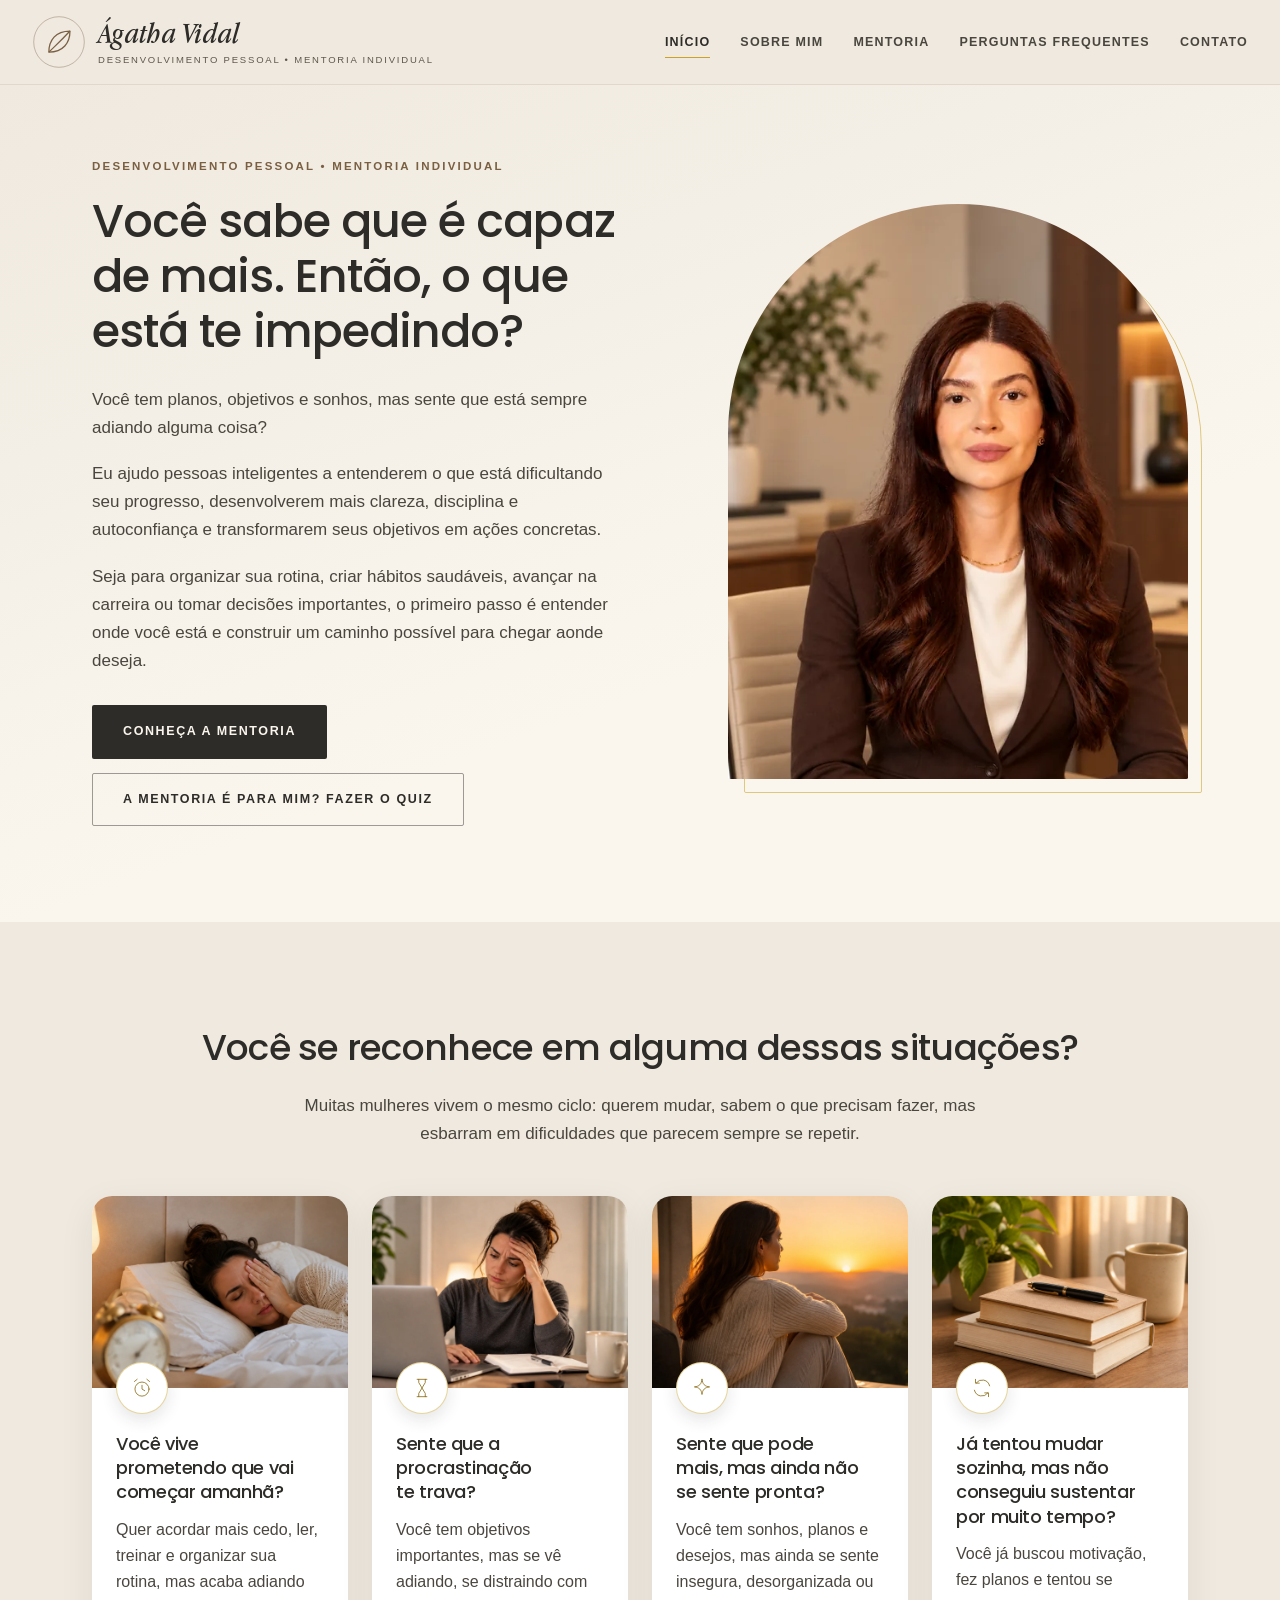
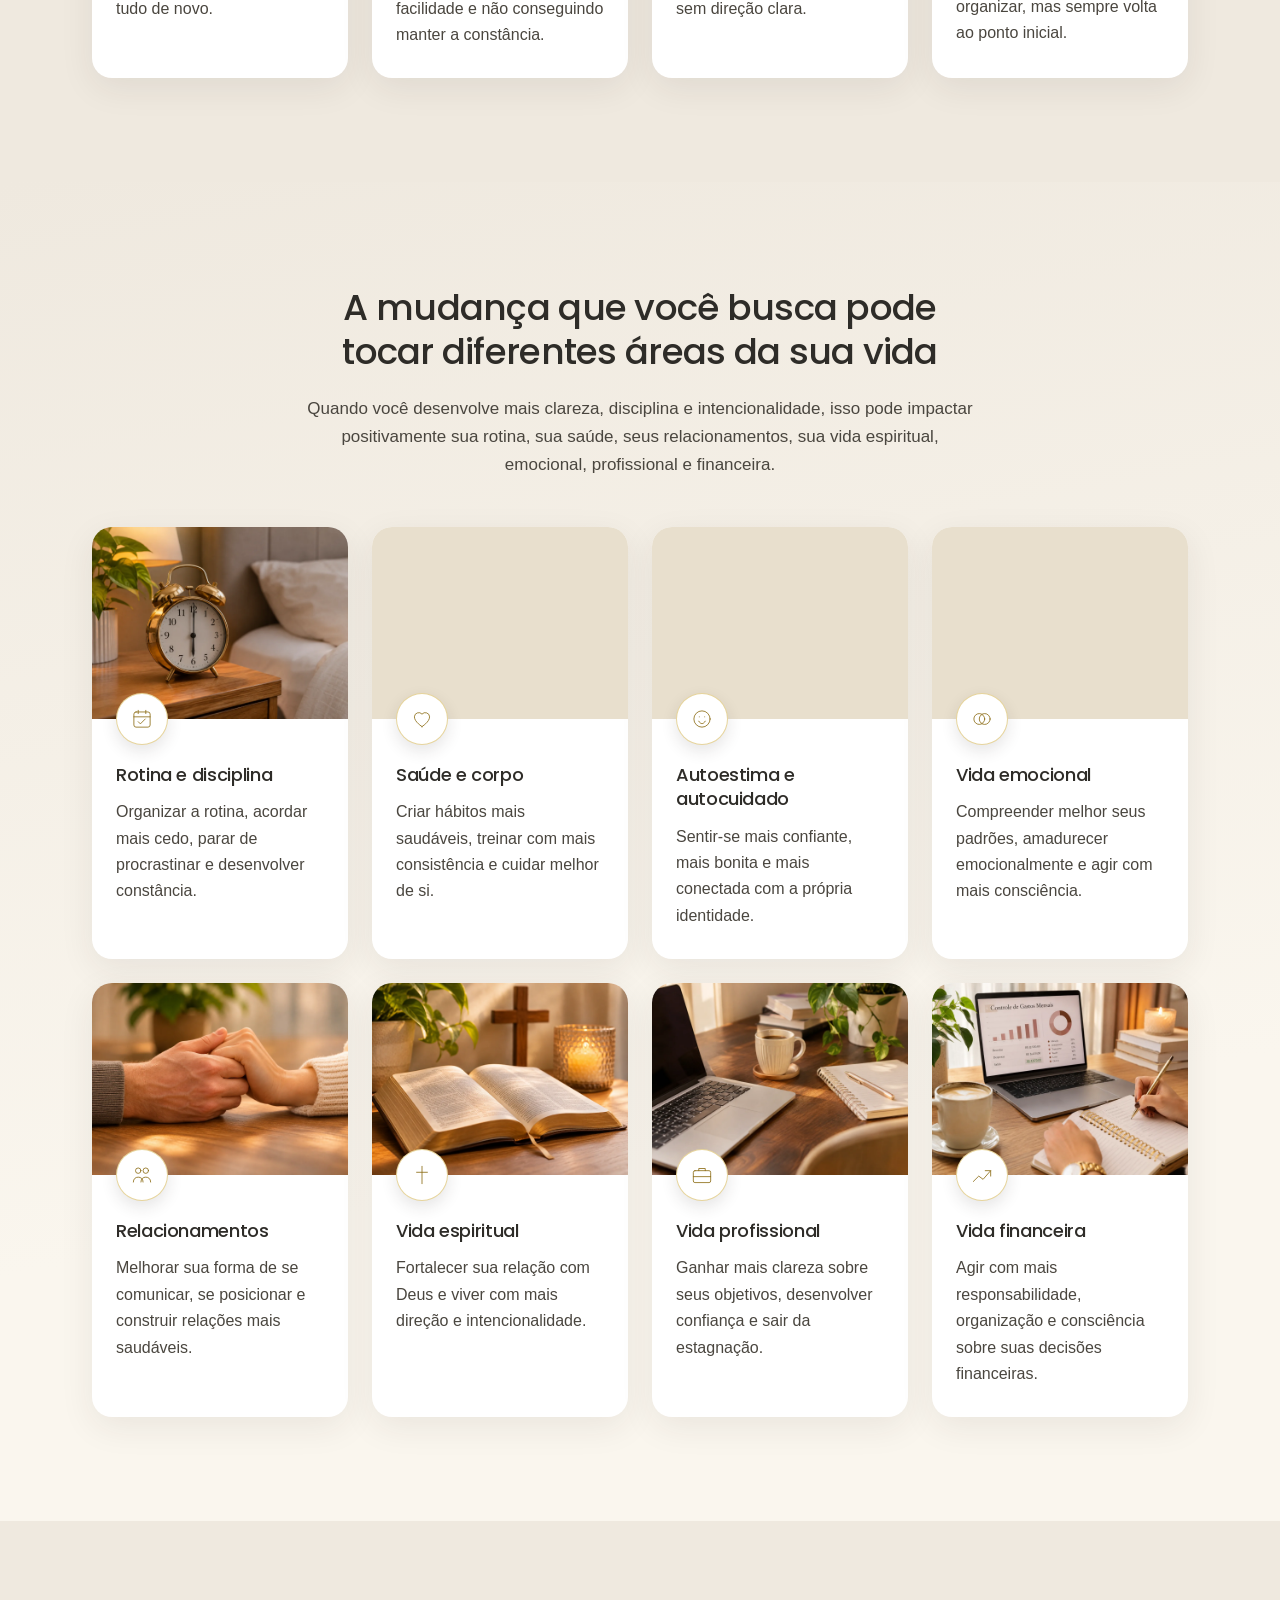
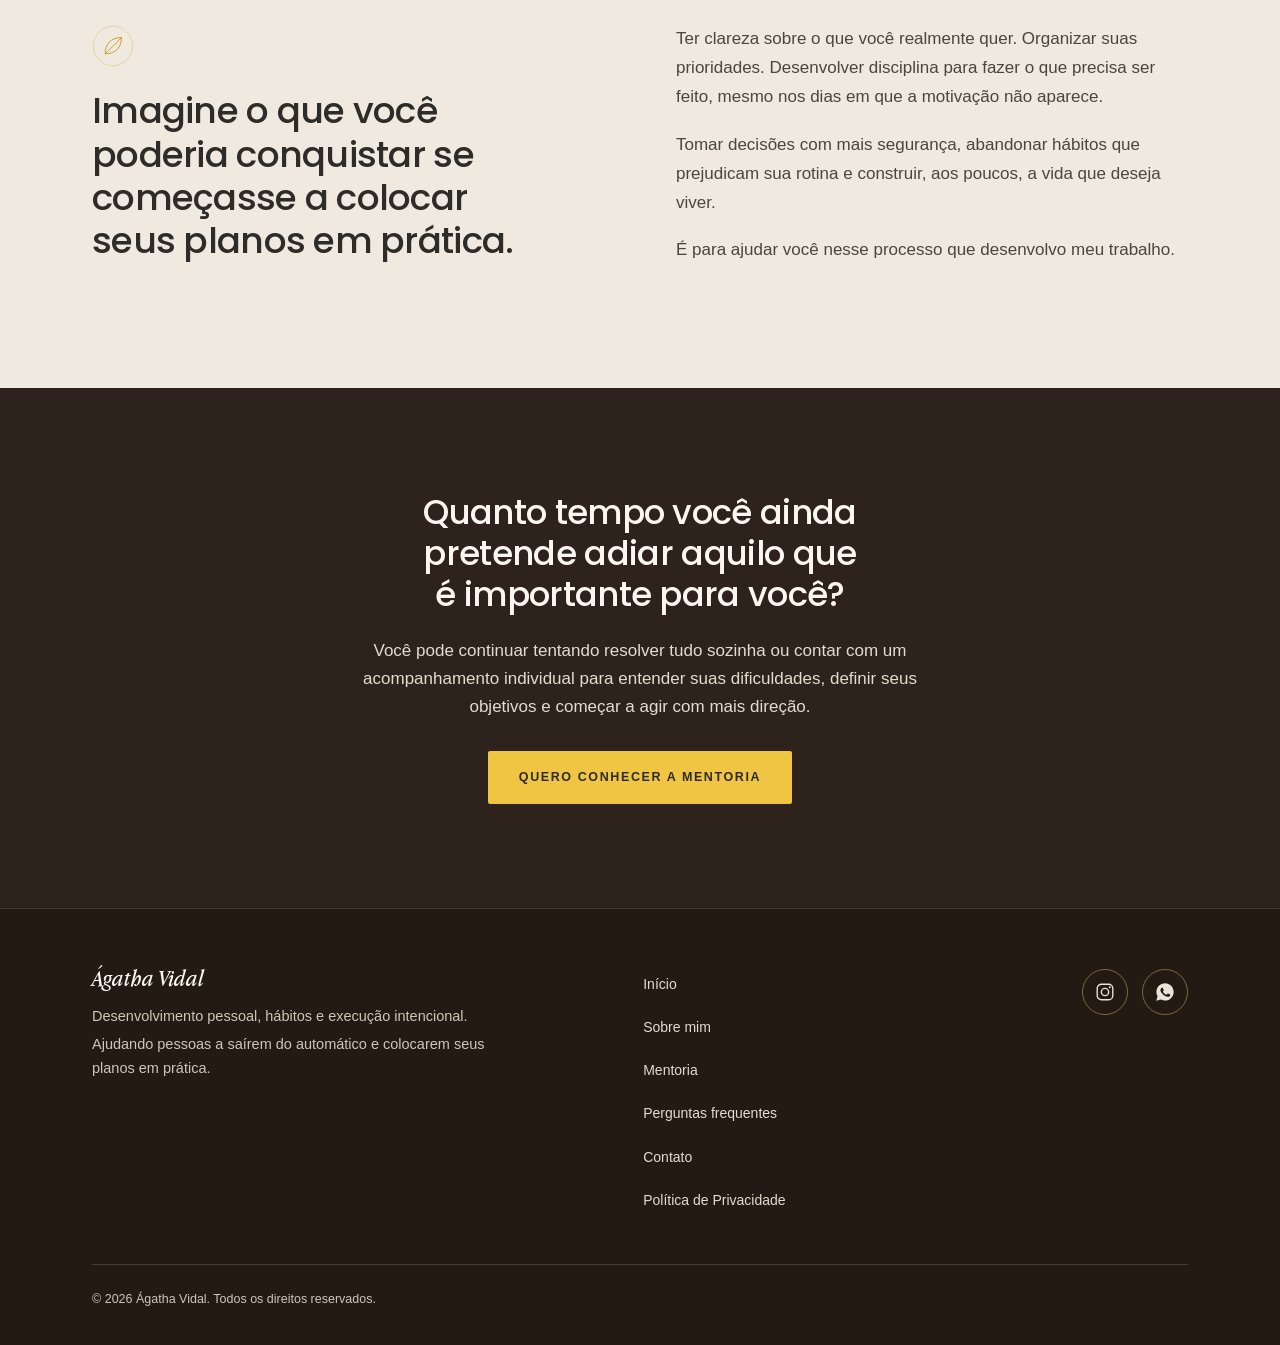
<file: index.html>
<!DOCTYPE html>
<html lang="pt-BR">
<head>
  <script>document.documentElement.classList.add('js');</script>
  <meta charset="UTF-8">
  <meta name="viewport" content="width=device-width, initial-scale=1.0">
  <title>Ágatha Vidal | Mentoria Individual e Desenvolvimento Pessoal</title>
  <meta name="description" content="Conheça a mentoria individual de Ágatha Vidal e desenvolva clareza, hábitos e estratégias para transformar seus planos em ações concretas.">
  <link rel="canonical" href="https://hugodenaridev.github.io/coaching-landing-page/">
  <meta name="theme-color" content="#EFE9DF">

  <meta property="og:type" content="website">
  <meta property="og:locale" content="pt_BR">
  <meta property="og:site_name" content="Ágatha Vidal">
  <meta property="og:url" content="https://hugodenaridev.github.io/coaching-landing-page/">
  <meta property="og:title" content="Ágatha Vidal | Mentoria Individual e Desenvolvimento Pessoal">
  <meta property="og:description" content="Conheça a mentoria individual de Ágatha Vidal e desenvolva clareza, hábitos e estratégias para transformar seus planos em ações concretas.">
  <meta property="og:image" content="https://hugodenaridev.github.io/coaching-landing-page/assets/img/og-agatha-vidal.jpg">
  <meta property="og:image:width" content="1200">
  <meta property="og:image:height" content="630">
  <meta property="og:image:alt" content="Ágatha Vidal, desenvolvimento pessoal e mentoria individual">
  <meta name="twitter:card" content="summary_large_image">
  <meta name="twitter:title" content="Ágatha Vidal | Mentoria Individual e Desenvolvimento Pessoal">
  <meta name="twitter:description" content="Conheça a mentoria individual de Ágatha Vidal e desenvolva clareza, hábitos e estratégias para transformar seus planos em ações concretas.">
  <meta name="twitter:image" content="https://hugodenaridev.github.io/coaching-landing-page/assets/img/og-agatha-vidal.jpg">

  <link rel="icon" type="image/svg+xml" href="assets/favicon.svg">

  <link rel="preconnect" href="https://fonts.googleapis.com">
  <link rel="preconnect" href="https://fonts.gstatic.com" crossorigin>
  <link href="https://fonts.googleapis.com/css2?family=Poppins:wght@500&display=swap" rel="stylesheet">
  <link rel="preload" as="font" type="font/woff2" href="assets/fonts/AppleGaramond-Italic.woff2" crossorigin>
  <link rel="preload" as="image" href="assets/img/hero-inicio-560.webp" imagesrcset="assets/img/hero-inicio-560.webp 560w, assets/img/hero-inicio.webp 964w" imagesizes="(min-width: 900px) 460px, 90vw" fetchpriority="high">
  <style>/* crítico: evita a página "crua" se o CSS demorar */body{margin:0;background:#FAF6EE;color:#2E2C28}.skip-link{position:absolute;left:-999px}.logo-mark{display:none}.logo-mark svg{width:42px;height:42px}.nav-toggle{display:none}</style>
  <link rel="stylesheet" href="css/style.css">
</head>
<body>
  <a class="skip-link" href="#main">Pular para o conteúdo</a>

  <header class="site-header">
    <div class="header-inner">
      <a href="./" class="logo" aria-label="Ágatha Vidal, página inicial">
        <span class="logo-mark" aria-hidden="true"><svg width="42" height="42" viewBox="0 0 64 64" fill="none" aria-hidden="true"><circle cx="32" cy="32" r="30" stroke="currentColor" stroke-width="1" opacity=".45"/><path d="M20 44C20 30 28 19 45 19C45 33 37 44 20 44Z" stroke="currentColor" stroke-width="1.5" stroke-linejoin="round"/><path d="M20 44C27 37 34 31 45 19" stroke="currentColor" stroke-width="1.5"/></svg></span>
        <span class="logo-text">
          <strong>Ágatha Vidal</strong>
          <small>Desenvolvimento Pessoal • Mentoria Individual</small>
        </span>
      </a>

      <button class="nav-toggle" type="button" aria-expanded="false" aria-controls="primary-nav" aria-label="Abrir menu">
        <span></span><span></span><span></span>
      </button>

      <nav class="primary-nav" id="primary-nav" aria-label="Principal">
        <a href="./" aria-current="page">Início</a>
        <a href="sobre-mim">Sobre mim</a>
        <a href="mentoria">Mentoria</a>
        <a href="perguntas-frequentes">Perguntas frequentes</a>
        <a href="contato">Contato</a>
      </nav>
    </div>
  </header>

  <main id="main">
    <section class="hero" aria-labelledby="hero-title">
      <div class="wrap hero-grid">
        <div class="hero-text">
          <p class="eyebrow">Desenvolvimento Pessoal • Mentoria Individual</p>
          <h1 id="hero-title">Você sabe que é capaz de mais. Então, o que está te impedindo?</h1>
          <p>Você tem planos, objetivos e sonhos, mas sente que está sempre adiando alguma coisa?</p>
          <p>Eu ajudo pessoas inteligentes a entenderem o que está dificultando seu progresso, desenvolverem mais clareza, disciplina e autoconfiança e transformarem seus objetivos em ações concretas.</p>
          <p>Seja para organizar sua rotina, criar hábitos saudáveis, avançar na carreira ou tomar decisões importantes, o primeiro passo é entender onde você está e construir um caminho possível para chegar aonde deseja.</p>
          <div class="btn-row"><a class="btn btn--dark" href="mentoria">Conheça a mentoria</a><a class="btn btn--ghost" href="quiz">A mentoria é para mim? Fazer o quiz</a></div>
        </div>
        <div class="hero-photo">
          <img src="assets/img/hero-inicio.webp" srcset="assets/img/hero-inicio-560.webp 560w, assets/img/hero-inicio.webp 964w" sizes="(min-width: 900px) 460px, 90vw" width="964" height="1632" alt="Ágatha Vidal sentada à mesa do escritório, de blazer marrom, olhando para a câmera com expressão confiante" fetchpriority="high">
        </div>
      </div>
    </section>

    <section class="band band--sand situations" aria-labelledby="sit-title">
      <div class="wrap" data-reveal>
        <div class="center read read--wide">
          <h2 class="h-section" id="sit-title">Você se reconhece em alguma dessas situações?</h2>
          <p class="section-sub">Muitas mulheres vivem o mesmo ciclo: querem mudar, sabem o que precisam fazer, mas esbarram em dificuldades que parecem sempre se repetir.</p>
        </div>
        <div class="sit-grid">
          <article class="sit-card">
            <div class="sit-media">
              <img src="assets/img/situacoes/situacao-1.webp" width="800" height="600" alt="" loading="lazy" decoding="async">
              <span class="sit-icon"><svg viewBox="0 0 48 48" fill="none" stroke="currentColor" stroke-width="1.5" stroke-linecap="round" stroke-linejoin="round" aria-hidden="true"><circle cx="24" cy="26" r="13"/><path d="M24 19v7l5 3M10 12l5-4M38 12l-5-4"/></svg></span>
            </div>
            <div class="sit-body">
              <h3>Você vive prometendo que vai começar amanhã?</h3>
              <p>Quer acordar mais cedo, ler, treinar e organizar sua rotina, mas acaba adiando tudo de novo.</p>
            </div>
          </article>
          <article class="sit-card">
            <div class="sit-media">
              <img src="assets/img/situacoes/situacao-2.webp" width="800" height="600" alt="" loading="lazy" decoding="async">
              <span class="sit-icon"><svg viewBox="0 0 48 48" fill="none" stroke="currentColor" stroke-width="1.5" stroke-linecap="round" stroke-linejoin="round" aria-hidden="true"><path d="M15 8h18M15 40h18M18 8v6l6 10-6 10v6M30 8v6l-6 10 6 10v6"/></svg></span>
            </div>
            <div class="sit-body">
              <h3>Sente que a procrastinação te trava?</h3>
              <p>Você tem objetivos importantes, mas se vê adiando, se distraindo com facilidade e não conseguindo manter a constância.</p>
            </div>
          </article>
          <article class="sit-card">
            <div class="sit-media">
              <img src="assets/img/situacoes/situacao-3.webp" width="800" height="600" alt="" loading="lazy" decoding="async">
              <span class="sit-icon"><svg viewBox="0 0 48 48" fill="none" stroke="currentColor" stroke-width="1.5" stroke-linecap="round" stroke-linejoin="round" aria-hidden="true"><path d="M24 8c1 9 5 13 14 14-9 1-13 5-14 14-1-9-5-13-14-14 9-1 13-5 14-14z"/></svg></span>
            </div>
            <div class="sit-body">
              <h3>Sente que pode mais, mas ainda não se sente pronta?</h3>
              <p>Você tem sonhos, planos e desejos, mas ainda se sente insegura, desorganizada ou sem direção clara.</p>
            </div>
          </article>
          <article class="sit-card">
            <div class="sit-media">
              <img src="assets/img/situacoes/situacao-4.webp" width="800" height="600" alt="" loading="lazy" decoding="async">
              <span class="sit-icon"><svg viewBox="0 0 48 48" fill="none" stroke="currentColor" stroke-width="1.5" stroke-linecap="round" stroke-linejoin="round" aria-hidden="true"><path d="M38 20a14 14 0 00-25-5"/><path d="M12 8v7h7"/><path d="M10 28a14 14 0 0025 5"/><path d="M36 40v-7h-7"/></svg></span>
            </div>
            <div class="sit-body">
              <h3>Já tentou mudar sozinha, mas não conseguiu sustentar por muito tempo?</h3>
              <p>Você já buscou motivação, fez planos e tentou se organizar, mas sempre volta ao ponto inicial.</p>
            </div>
          </article>
        </div>
      </div>
    </section>

    <section class="band band--soft areas" aria-labelledby="areas-title">
      <div class="wrap" data-reveal>
        <div class="center read read--wide">
          <h2 class="h-section" id="areas-title">A mudança que você busca pode tocar diferentes áreas da sua vida</h2>
          <p class="section-sub">Quando você desenvolve mais clareza, disciplina e intencionalidade, isso pode impactar positivamente sua rotina, sua saúde, seus relacionamentos, sua vida espiritual, emocional, profissional e financeira.</p>
        </div>
        <div class="sit-grid">
          <article class="sit-card">
            <div class="sit-media">
              <img src="assets/img/areas/area-rotina-disciplina.webp" width="800" height="600" alt="" loading="lazy" decoding="async">
              <span class="sit-icon"><svg viewBox="0 0 48 48" fill="none" stroke="currentColor" stroke-width="1.5" stroke-linecap="round" stroke-linejoin="round" aria-hidden="true"><rect x="9" y="11" width="30" height="28" rx="4"/><path d="M9 20h30M17 8v6M31 8v6M17 29l4 4 9-9"/></svg></span>
            </div>
            <div class="sit-body">
              <h3>Rotina e disciplina</h3>
              <p>Organizar a rotina, acordar mais cedo, parar de procrastinar e desenvolver constância.</p>
            </div>
          </article>
          <article class="sit-card">
            <div class="sit-media">
              <img src="assets/img/areas/area-saude-corpo.webp" width="800" height="600" alt="" loading="lazy" decoding="async">
              <span class="sit-icon"><svg viewBox="0 0 48 48" fill="none" stroke="currentColor" stroke-width="1.5" stroke-linecap="round" stroke-linejoin="round" aria-hidden="true"><path d="M24 38S10 29.500 10 20a8 8 0 0114-5 8 8 0 0114 5c0 9.500-14 18-14 18z"/></svg></span>
            </div>
            <div class="sit-body">
              <h3>Saúde e corpo</h3>
              <p>Criar hábitos mais saudáveis, treinar com mais consistência e cuidar melhor de si.</p>
            </div>
          </article>
          <article class="sit-card">
            <div class="sit-media">
              <img src="assets/img/areas/area-autoestima-autocuidado.webp" width="800" height="600" alt="" loading="lazy" decoding="async">
              <span class="sit-icon"><svg viewBox="0 0 48 48" fill="none" stroke="currentColor" stroke-width="1.5" stroke-linecap="round" stroke-linejoin="round" aria-hidden="true"><circle cx="24" cy="24" r="15"/><path d="M18 28c1.500 3 4 4.500 6 4.500s4.500-1.500 6-4.500M19 20h.01M29 20h.01"/></svg></span>
            </div>
            <div class="sit-body">
              <h3>Autoestima e autocuidado</h3>
              <p>Sentir-se mais confiante, mais bonita e mais conectada com a própria identidade.</p>
            </div>
          </article>
          <article class="sit-card">
            <div class="sit-media">
              <img src="assets/img/areas/area-vida-emocional.webp" width="800" height="600" alt="" loading="lazy" decoding="async">
              <span class="sit-icon"><svg viewBox="0 0 48 48" fill="none" stroke="currentColor" stroke-width="1.5" stroke-linecap="round" stroke-linejoin="round" aria-hidden="true"><circle cx="19" cy="24" r="10"/><circle cx="29" cy="24" r="10"/></svg></span>
            </div>
            <div class="sit-body">
              <h3>Vida emocional</h3>
              <p>Compreender melhor seus padrões, amadurecer emocionalmente e agir com mais consciência.</p>
            </div>
          </article>
          <article class="sit-card">
            <div class="sit-media">
              <img src="assets/img/areas/area-relacionamentos.webp" width="800" height="600" alt="" loading="lazy" decoding="async">
              <span class="sit-icon"><svg viewBox="0 0 48 48" fill="none" stroke="currentColor" stroke-width="1.5" stroke-linecap="round" stroke-linejoin="round" aria-hidden="true"><circle cx="17" cy="16" r="5"/><circle cx="31" cy="16" r="5"/><path d="M8 37c0-6 4-9 9-9s9 3 9 9M22 37c0-6 4-9 9-9s9 3 9 9"/></svg></span>
            </div>
            <div class="sit-body">
              <h3>Relacionamentos</h3>
              <p>Melhorar sua forma de se comunicar, se posicionar e construir relações mais saudáveis.</p>
            </div>
          </article>
          <article class="sit-card">
            <div class="sit-media">
              <img src="assets/img/areas/area-vida-espiritual.webp" width="800" height="600" alt="" loading="lazy" decoding="async">
              <span class="sit-icon"><svg viewBox="0 0 48 48" fill="none" stroke="currentColor" stroke-width="1.5" stroke-linecap="round" stroke-linejoin="round" aria-hidden="true"><path d="M24 8v32M14 19h20"/></svg></span>
            </div>
            <div class="sit-body">
              <h3>Vida espiritual</h3>
              <p>Fortalecer sua relação com Deus e viver com mais direção e intencionalidade.</p>
            </div>
          </article>
          <article class="sit-card">
            <div class="sit-media">
              <img src="assets/img/areas/area-vida-profissional.webp" width="800" height="600" alt="" loading="lazy" decoding="async">
              <span class="sit-icon"><svg viewBox="0 0 48 48" fill="none" stroke="currentColor" stroke-width="1.5" stroke-linecap="round" stroke-linejoin="round" aria-hidden="true"><rect x="8" y="16" width="32" height="22" rx="3"/><path d="M18 16v-4h12v4M8 27h32"/></svg></span>
            </div>
            <div class="sit-body">
              <h3>Vida profissional</h3>
              <p>Ganhar mais clareza sobre seus objetivos, desenvolver confiança e sair da estagnação.</p>
            </div>
          </article>
          <article class="sit-card">
            <div class="sit-media">
              <img src="assets/img/areas/area-vida-financeira.webp" width="800" height="600" alt="" loading="lazy" decoding="async">
              <span class="sit-icon"><svg viewBox="0 0 48 48" fill="none" stroke="currentColor" stroke-width="1.5" stroke-linecap="round" stroke-linejoin="round" aria-hidden="true"><path d="M8 36l10-10 8 6 14-16M30 16h10v10"/></svg></span>
            </div>
            <div class="sit-body">
              <h3>Vida financeira</h3>
              <p>Agir com mais responsabilidade, organização e consciência sobre suas decisões financeiras.</p>
            </div>
          </article>
        </div>
      </div>
    </section>

    <section class="band band--sand" aria-labelledby="transf-title">
      <div class="wrap" data-reveal>
        <div class="transform-grid">
          <div>
            <span class="divider-leaf"><svg width="42" height="42" viewBox="0 0 64 64" fill="none" aria-hidden="true"><circle cx="32" cy="32" r="30" stroke="currentColor" stroke-width="1" opacity=".45"/><path d="M20 44C20 30 28 19 45 19C45 33 37 44 20 44Z" stroke="currentColor" stroke-width="1.5" stroke-linejoin="round"/><path d="M20 44C27 37 34 31 45 19" stroke="currentColor" stroke-width="1.5"/></svg></span>
            <h2 class="h-section" id="transf-title">Imagine o que você poderia conquistar se começasse a colocar seus planos em prática.</h2>
          </div>
          <div class="prose">
            <p>Ter clareza sobre o que você realmente quer. Organizar suas prioridades. Desenvolver disciplina para fazer o que precisa ser feito, mesmo nos dias em que a motivação não aparece.</p>
            <p>Tomar decisões com mais segurança, abandonar hábitos que prejudicam sua rotina e construir, aos poucos, a vida que deseja viver.</p>
            <p>É para ajudar você nesse processo que desenvolvo meu trabalho.</p>
          </div>
        </div>
      </div>
    </section>

    <section class="band band--dark cta-final" aria-labelledby="convite-title">
      <div class="wrap center read" data-reveal>
        <h2 class="h-section" id="convite-title">Quanto tempo você ainda pretende adiar aquilo que é importante para você?</h2>
        <div class="prose">
          <p>Você pode continuar tentando resolver tudo sozinha ou contar com um acompanhamento individual para entender suas dificuldades, definir seus objetivos e começar a agir com mais direção.</p>
        </div>
        <div class="btn-row center"><a class="btn btn--gold" href="mentoria">Quero conhecer a mentoria</a></div>
      </div>
    </section>
  </main>

  <footer class="site-footer">
    <div class="wrap">
      <div class="footer-grid">
        <div class="footer-brand">
          <strong>Ágatha Vidal</strong>
          <p>Desenvolvimento pessoal, hábitos e execução intencional.</p>
          <p>Ajudando pessoas a saírem do automático e colocarem seus planos em prática.</p>
        </div>
        <nav class="footer-links" aria-label="Rodapé"><a href="./">Início</a><a href="sobre-mim">Sobre mim</a><a href="mentoria">Mentoria</a><a href="perguntas-frequentes">Perguntas frequentes</a><a href="contato">Contato</a><a href="politica-de-privacidade">Política de Privacidade</a></nav>
        <div class="footer-social">
          <a href="https://www.instagram.com/euagathavidal" data-instagram target="_blank" rel="noopener noreferrer" aria-label="Instagram"><svg viewBox="0 0 24 24" fill="none" aria-hidden="true"><rect x="3.5" y="3.5" width="17" height="17" rx="4.5" stroke="currentColor" stroke-width="1.5"/><circle cx="12" cy="12" r="4" stroke="currentColor" stroke-width="1.5"/><circle cx="17.2" cy="6.8" r="1.1" fill="currentColor"/></svg></a>
          <a href="https://wa.me/5512997304566?text=Ol%C3%A1%2C%20%C3%81gatha%21%20Estou%20no%20seu%20site%20e%20gostaria%20de%20tirar%20uma%20d%C3%BAvida." data-wa="geral" target="_blank" rel="noopener noreferrer" aria-label="WhatsApp"><svg viewBox="0 0 24 24" fill="currentColor" aria-hidden="true"><path d="M12.04 2.5c-5.2 0-9.42 4.22-9.42 9.41 0 1.66.44 3.28 1.26 4.7L2.5 21.5l5.04-1.32a9.4 9.4 0 004.5 1.15h.01c5.19 0 9.41-4.22 9.41-9.42 0-5.19-4.22-9.41-9.42-9.41zm5.5 13.46c-.23.65-1.35 1.25-1.85 1.29-.48.04-.93.21-3.14-.66-2.64-1.04-4.32-3.75-4.45-3.92-.13-.17-1.06-1.42-1.06-2.7 0-1.29.67-1.92.91-2.18.24-.26.52-.33.69-.33h.5c.16 0 .38-.6.59.45.23.54.76 1.87.83 2 .07.14.11.3.02.47-.09.17-.13.28-.26.43l-.4.46c-.13.13-.27.28-.12.54.15.27.68 1.11 1.45 1.8 1 .89 1.84 1.17 2.1 1.3.26.13.42.11.57-.07.16-.18.66-.76.83-1.03.18-.26.35-.22.59-.13.24.09 1.52.72 1.78.85.26.13.43.2.5.31.07.11.07.63-.16 1.27z"/></svg></a>
        </div>
      </div>
      <p class="footer-copy">© 2026 Ágatha Vidal. Todos os direitos reservados.</p>
    </div>
  </footer>

  <a class="wa-float" id="wa-float" href="https://wa.me/5512997304566?text=Ol%C3%A1%2C%20%C3%81gatha%21%20Estou%20no%20seu%20site%20e%20gostaria%20de%20tirar%20uma%20d%C3%BAvida." data-wa="geral" target="_blank" rel="noopener noreferrer" aria-label="Conversar pelo WhatsApp" hidden><svg viewBox="0 0 24 24" fill="currentColor" aria-hidden="true"><path d="M12.04 2.5c-5.2 0-9.42 4.22-9.42 9.41 0 1.66.44 3.28 1.26 4.7L2.5 21.5l5.04-1.32a9.4 9.4 0 004.5 1.15h.01c5.19 0 9.41-4.22 9.41-9.42 0-5.19-4.22-9.41-9.42-9.41zm5.5 13.46c-.23.65-1.35 1.25-1.85 1.29-.48.04-.93.21-3.14-.66-2.64-1.04-4.32-3.75-4.45-3.92-.13-.17-1.06-1.42-1.06-2.7 0-1.29.67-1.92.91-2.18.24-.26.52-.33.69-.33h.5c.16 0 .38-.6.59.45.23.54.76 1.87.83 2 .07.14.11.3.02.47-.09.17-.13.28-.26.43l-.4.46c-.13.13-.27.28-.12.54.15.27.68 1.11 1.45 1.8 1 .89 1.84 1.17 2.1 1.3.26.13.42.11.57-.07.16-.18.66-.76.83-1.03.18-.26.35-.22.59-.13.24.09 1.52.72 1.78.85.26.13.43.2.5.31.07.11.07.63-.16 1.27z"/></svg></a>

  <script src="js/config.js"></script>
  <script src="js/script.js"></script>
</body>
</html>
</file>
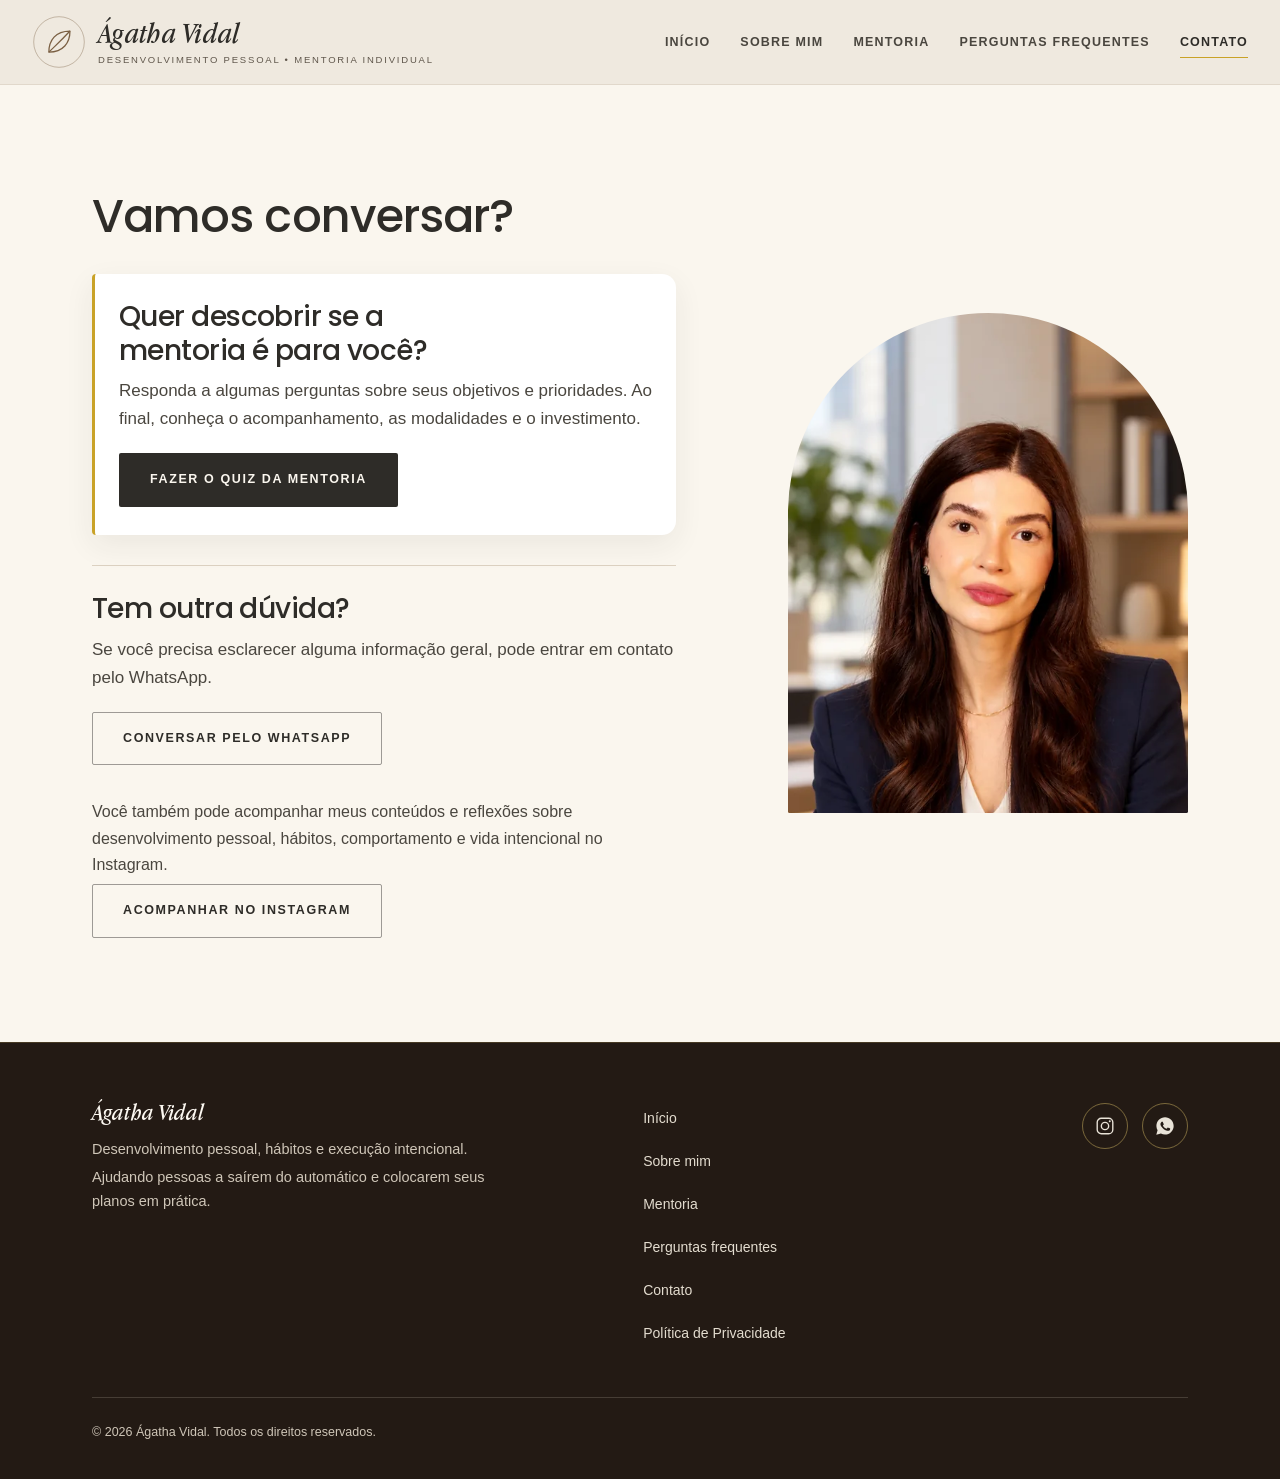
<file: contato.html>
<!DOCTYPE html>
<html lang="pt-BR">
<head>
  <script>document.documentElement.classList.add('js');</script>
  <meta charset="UTF-8">
  <meta name="viewport" content="width=device-width, initial-scale=1.0">
  <title>Contato | Ágatha Vidal</title>
  <meta name="description" content="Descubra se a mentoria individual de Ágatha Vidal é para você respondendo ao quiz, ou tire uma dúvida geral pelo WhatsApp. Acompanhe também o Instagram.">
  <link rel="canonical" href="https://hugodenaridev.github.io/coaching-landing-page/contato">
  <meta name="theme-color" content="#EFE9DF">

  <meta property="og:type" content="website">
  <meta property="og:locale" content="pt_BR">
  <meta property="og:site_name" content="Ágatha Vidal">
  <meta property="og:url" content="https://hugodenaridev.github.io/coaching-landing-page/contato">
  <meta property="og:title" content="Contato | Ágatha Vidal">
  <meta property="og:description" content="Descubra se a mentoria individual de Ágatha Vidal é para você respondendo ao quiz, ou tire uma dúvida geral pelo WhatsApp. Acompanhe também o Instagram.">
  <meta property="og:image" content="https://hugodenaridev.github.io/coaching-landing-page/assets/img/og-agatha-vidal.jpg">
  <meta property="og:image:width" content="1200">
  <meta property="og:image:height" content="630">
  <meta property="og:image:alt" content="Ágatha Vidal, desenvolvimento pessoal e mentoria individual">
  <meta name="twitter:card" content="summary_large_image">
  <meta name="twitter:title" content="Contato | Ágatha Vidal">
  <meta name="twitter:description" content="Descubra se a mentoria individual de Ágatha Vidal é para você respondendo ao quiz, ou tire uma dúvida geral pelo WhatsApp. Acompanhe também o Instagram.">
  <meta name="twitter:image" content="https://hugodenaridev.github.io/coaching-landing-page/assets/img/og-agatha-vidal.jpg">

  <link rel="icon" type="image/svg+xml" href="assets/favicon.svg">

  <link rel="preconnect" href="https://fonts.googleapis.com">
  <link rel="preconnect" href="https://fonts.gstatic.com" crossorigin>
  <link href="https://fonts.googleapis.com/css2?family=Poppins:wght@500&display=swap" rel="stylesheet">
  <link rel="preload" as="font" type="font/woff2" href="assets/fonts/AppleGaramond-Italic.woff2" crossorigin>
  <style>/* crítico: evita a página "crua" se o CSS demorar */body{margin:0;background:#FAF6EE;color:#2E2C28}.skip-link{position:absolute;left:-999px}.logo-mark{display:none}.logo-mark svg{width:42px;height:42px}.nav-toggle{display:none}</style>
  <link rel="stylesheet" href="css/style.css">
</head>
<body>
  <a class="skip-link" href="#main">Pular para o conteúdo</a>

  <header class="site-header">
    <div class="header-inner">
      <a href="./" class="logo" aria-label="Ágatha Vidal, página inicial">
        <span class="logo-mark" aria-hidden="true"><svg width="42" height="42" viewBox="0 0 64 64" fill="none" aria-hidden="true"><circle cx="32" cy="32" r="30" stroke="currentColor" stroke-width="1" opacity=".45"/><path d="M20 44C20 30 28 19 45 19C45 33 37 44 20 44Z" stroke="currentColor" stroke-width="1.5" stroke-linejoin="round"/><path d="M20 44C27 37 34 31 45 19" stroke="currentColor" stroke-width="1.5"/></svg></span>
        <span class="logo-text">
          <strong>Ágatha Vidal</strong>
          <small>Desenvolvimento Pessoal • Mentoria Individual</small>
        </span>
      </a>

      <button class="nav-toggle" type="button" aria-expanded="false" aria-controls="primary-nav" aria-label="Abrir menu">
        <span></span><span></span><span></span>
      </button>

      <nav class="primary-nav" id="primary-nav" aria-label="Principal">
        <a href="./">Início</a>
        <a href="sobre-mim">Sobre mim</a>
        <a href="mentoria">Mentoria</a>
        <a href="perguntas-frequentes">Perguntas frequentes</a>
        <a href="contato" aria-current="page">Contato</a>
      </nav>
    </div>
  </header>

  <main id="main">
    <section class="band" aria-labelledby="contato-title">
      <div class="wrap">
        <div class="contact-grid">
          <div>
            <h1 class="h-page" id="contato-title">Vamos conversar?</h1>

            <div class="contact-path contact-path--primary">
              <h2>Quer descobrir se a mentoria é para você?</h2>
              <p>Responda a algumas perguntas sobre seus objetivos e prioridades. Ao final, conheça o acompanhamento, as modalidades e o investimento.</p>
              <div class="btn-row"><a class="btn btn--dark" href="quiz">Fazer o quiz da mentoria</a></div>
            </div>

            <div class="contact-path contact-path--secondary">
              <h2>Tem outra dúvida?</h2>
              <p>Se você precisa esclarecer alguma informação geral, pode entrar em contato pelo WhatsApp.</p>
              <div class="btn-row"><a class="btn btn--ghost" href="https://wa.me/5512997304566?text=Ol%C3%A1%2C%20%C3%81gatha%21%20Vim%20pela%20p%C3%A1gina%20de%20contato%20do%20seu%20site%20e%20tenho%20uma%20d%C3%BAvida%20geral." data-wa="duvida" target="_blank" rel="noopener noreferrer">Conversar pelo WhatsApp</a></div>
            </div>

            <div class="prose contact-note">
              <p>Você também pode acompanhar meus conteúdos e reflexões sobre desenvolvimento pessoal, hábitos, comportamento e vida intencional no Instagram.</p>
            </div>
            <div class="btn-row" style="margin-top:6px"><a class="btn btn--ghost" href="https://www.instagram.com/euagathavidal" data-instagram target="_blank" rel="noopener noreferrer">Acompanhar no Instagram</a></div>
          </div>
          <div class="contact-photo">
            <img class="pos-contact" src="assets/img/contato.webp" srcset="assets/img/contato-560.webp 560w, assets/img/contato.webp 966w" sizes="(min-width: 900px) 400px, 260px" width="966" height="1629" alt="Retrato de Ágatha Vidal de blazer azul-marinho, com expressão receptiva" fetchpriority="high">
          </div>
        </div>
      </div>
    </section>
  </main>

  <footer class="site-footer">
    <div class="wrap">
      <div class="footer-grid">
        <div class="footer-brand">
          <strong>Ágatha Vidal</strong>
          <p>Desenvolvimento pessoal, hábitos e execução intencional.</p>
          <p>Ajudando pessoas a saírem do automático e colocarem seus planos em prática.</p>
        </div>
        <nav class="footer-links" aria-label="Rodapé"><a href="./">Início</a><a href="sobre-mim">Sobre mim</a><a href="mentoria">Mentoria</a><a href="perguntas-frequentes">Perguntas frequentes</a><a href="contato">Contato</a><a href="politica-de-privacidade">Política de Privacidade</a></nav>
        <div class="footer-social">
          <a href="https://www.instagram.com/euagathavidal" data-instagram target="_blank" rel="noopener noreferrer" aria-label="Instagram"><svg viewBox="0 0 24 24" fill="none" aria-hidden="true"><rect x="3.5" y="3.5" width="17" height="17" rx="4.5" stroke="currentColor" stroke-width="1.5"/><circle cx="12" cy="12" r="4" stroke="currentColor" stroke-width="1.5"/><circle cx="17.2" cy="6.8" r="1.1" fill="currentColor"/></svg></a>
          <a href="https://wa.me/5512997304566?text=Ol%C3%A1%2C%20%C3%81gatha%21%20Estou%20no%20seu%20site%20e%20gostaria%20de%20tirar%20uma%20d%C3%BAvida." data-wa="geral" target="_blank" rel="noopener noreferrer" aria-label="WhatsApp"><svg viewBox="0 0 24 24" fill="currentColor" aria-hidden="true"><path d="M12.04 2.5c-5.2 0-9.42 4.22-9.42 9.41 0 1.66.44 3.28 1.26 4.7L2.5 21.5l5.04-1.32a9.4 9.4 0 004.5 1.15h.01c5.19 0 9.41-4.22 9.41-9.42 0-5.19-4.22-9.41-9.42-9.41zm5.5 13.46c-.23.65-1.35 1.25-1.85 1.29-.48.04-.93.21-3.14-.66-2.64-1.04-4.32-3.75-4.45-3.92-.13-.17-1.06-1.42-1.06-2.7 0-1.29.67-1.92.91-2.18.24-.26.52-.33.69-.33h.5c.16 0 .38-.6.59.45.23.54.76 1.87.83 2 .07.14.11.3.02.47-.09.17-.13.28-.26.43l-.4.46c-.13.13-.27.28-.12.54.15.27.68 1.11 1.45 1.8 1 .89 1.84 1.17 2.1 1.3.26.13.42.11.57-.07.16-.18.66-.76.83-1.03.18-.26.35-.22.59-.13.24.09 1.52.72 1.78.85.26.13.43.2.5.31.07.11.07.63-.16 1.27z"/></svg></a>
        </div>
      </div>
      <p class="footer-copy">© 2026 Ágatha Vidal. Todos os direitos reservados.</p>
    </div>
  </footer>

  <a class="wa-float" id="wa-float" href="https://wa.me/5512997304566?text=Ol%C3%A1%2C%20%C3%81gatha%21%20Estou%20no%20seu%20site%20e%20gostaria%20de%20tirar%20uma%20d%C3%BAvida." data-wa="geral" target="_blank" rel="noopener noreferrer" aria-label="Conversar pelo WhatsApp" hidden><svg viewBox="0 0 24 24" fill="currentColor" aria-hidden="true"><path d="M12.04 2.5c-5.2 0-9.42 4.22-9.42 9.41 0 1.66.44 3.28 1.26 4.7L2.5 21.5l5.04-1.32a9.4 9.4 0 004.5 1.15h.01c5.19 0 9.41-4.22 9.41-9.42 0-5.19-4.22-9.41-9.42-9.41zm5.5 13.46c-.23.65-1.35 1.25-1.85 1.29-.48.04-.93.21-3.14-.66-2.64-1.04-4.32-3.75-4.45-3.92-.13-.17-1.06-1.42-1.06-2.7 0-1.29.67-1.92.91-2.18.24-.26.52-.33.69-.33h.5c.16 0 .38-.6.59.45.23.54.76 1.87.83 2 .07.14.11.3.02.47-.09.17-.13.28-.26.43l-.4.46c-.13.13-.27.28-.12.54.15.27.68 1.11 1.45 1.8 1 .89 1.84 1.17 2.1 1.3.26.13.42.11.57-.07.16-.18.66-.76.83-1.03.18-.26.35-.22.59-.13.24.09 1.52.72 1.78.85.26.13.43.2.5.31.07.11.07.63-.16 1.27z"/></svg></a>

  <script src="js/config.js"></script>
  <script src="js/script.js"></script>
</body>
</html>
</file>
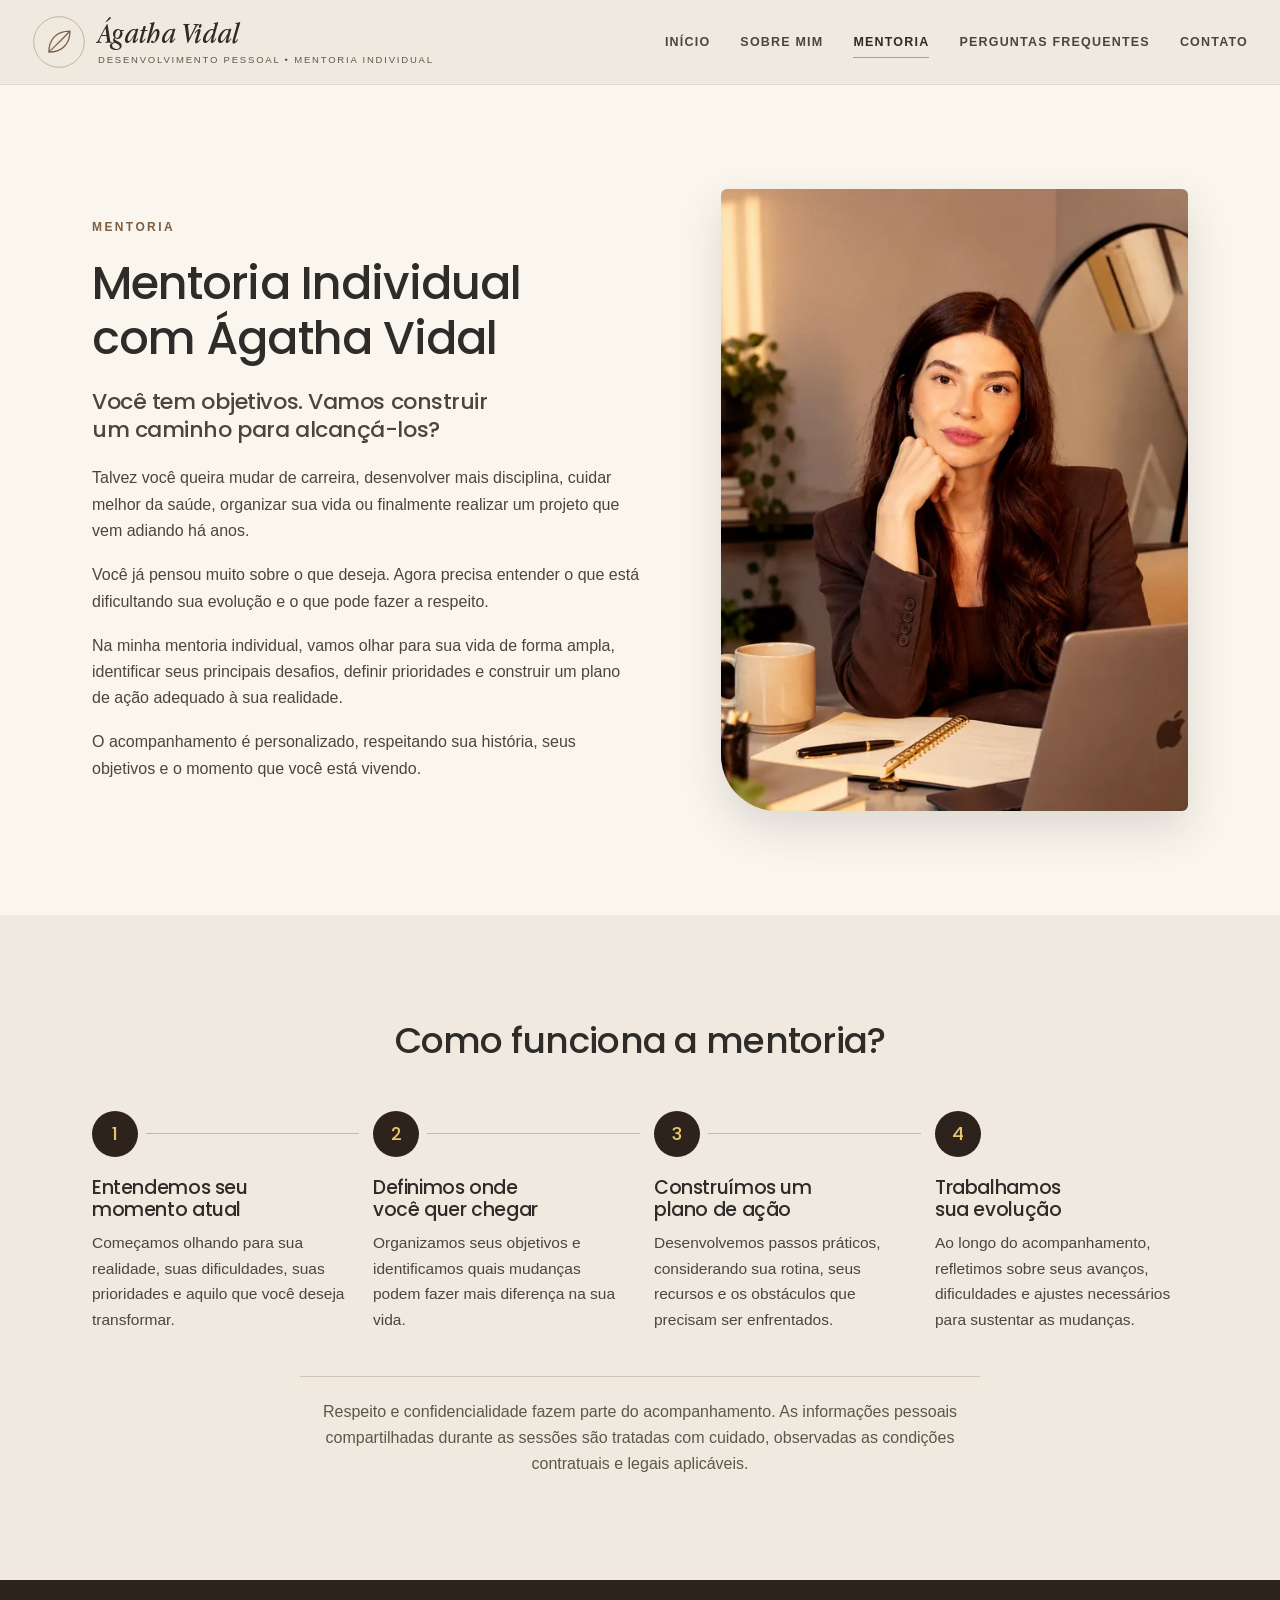
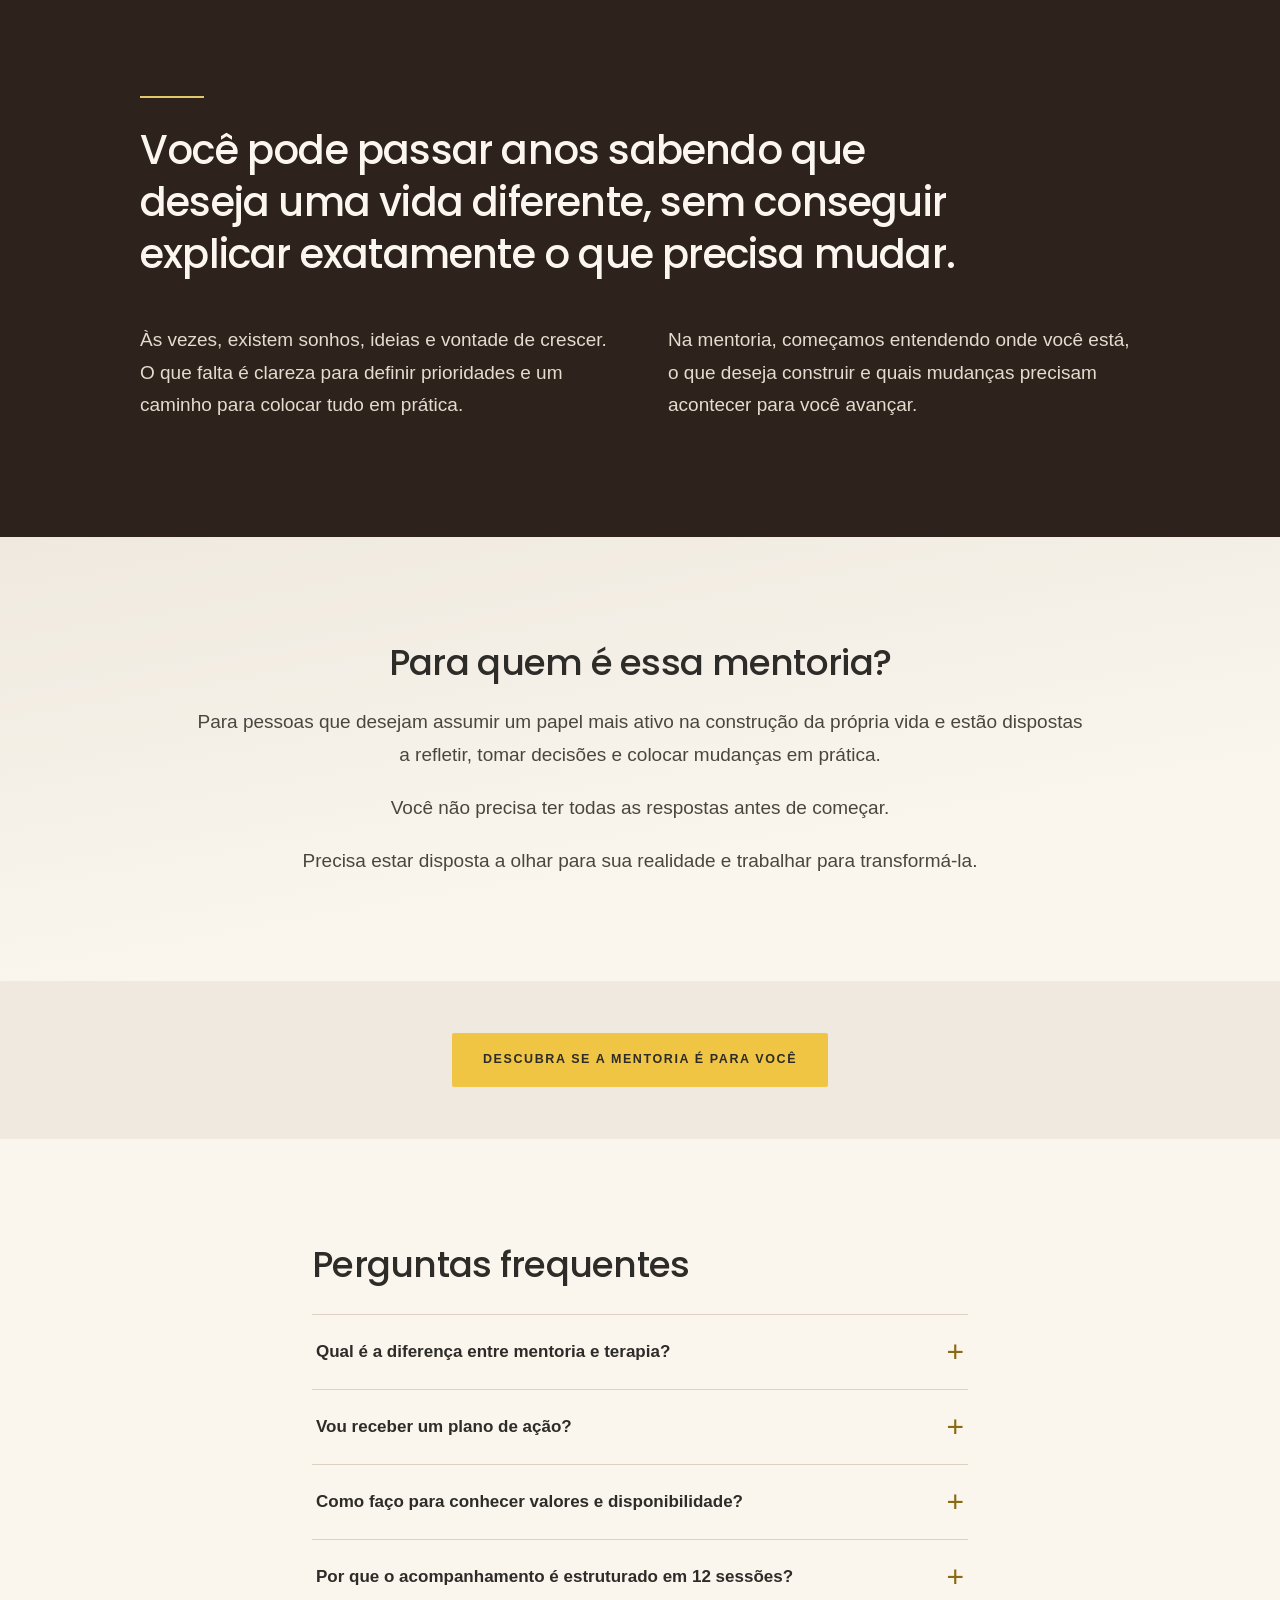
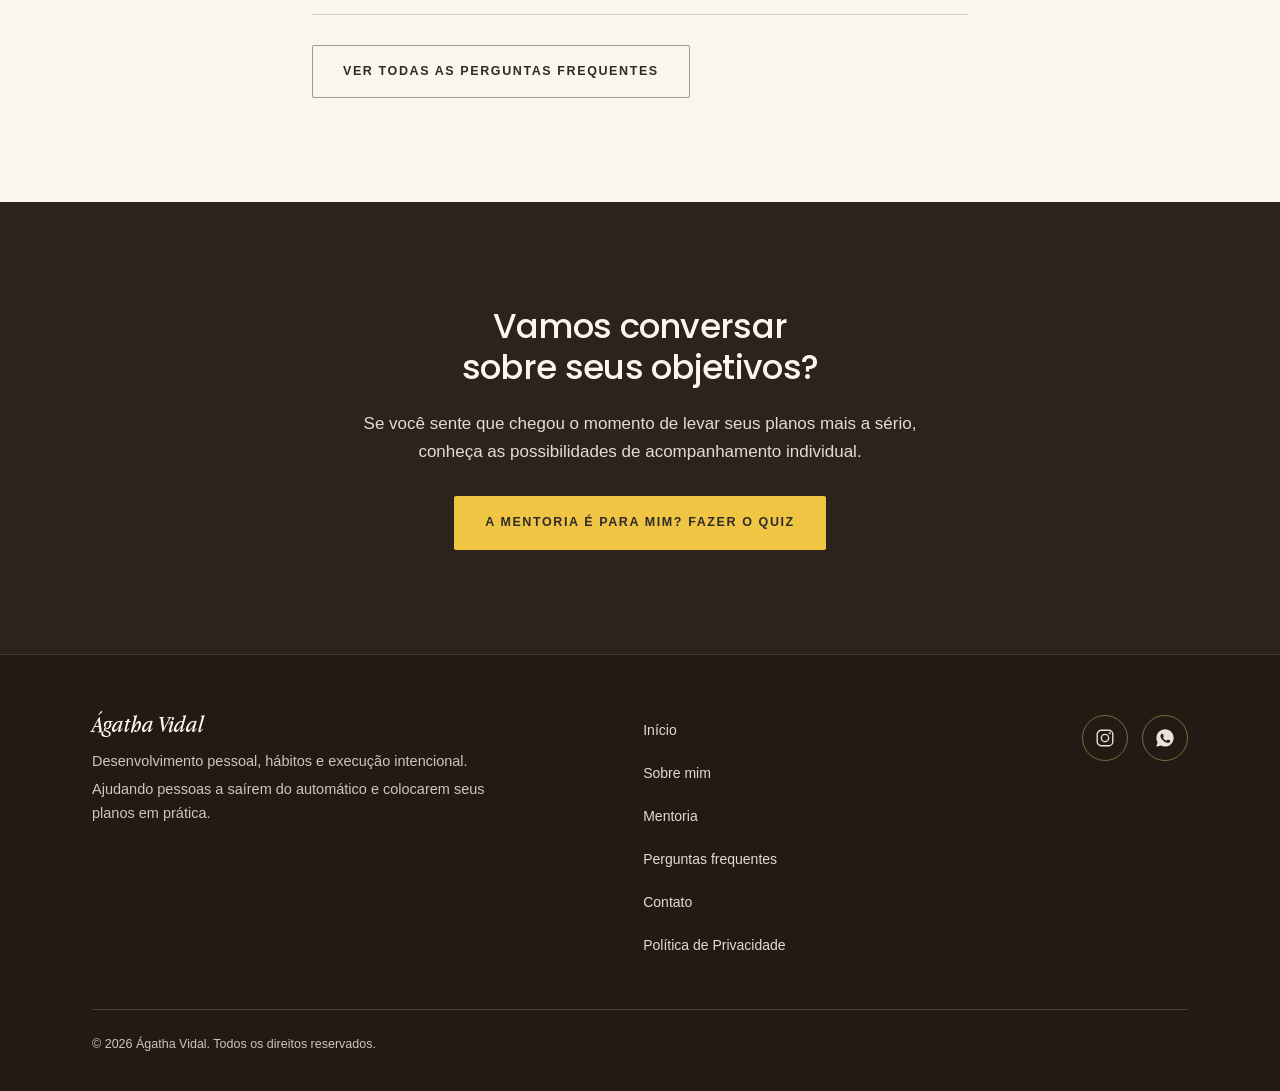
<file: mentoria.html>
<!DOCTYPE html>
<html lang="pt-BR">
<head>
  <script>document.documentElement.classList.add('js');</script>
  <meta charset="UTF-8">
  <meta name="viewport" content="width=device-width, initial-scale=1.0">
  <title>Mentoria Individual | Ágatha Vidal</title>
  <meta name="description" content="Conheça a mentoria individual de Ágatha Vidal para trabalhar objetivos, hábitos, procrastinação, planejamento e desenvolvimento pessoal.">
  <link rel="canonical" href="https://hugodenaridev.github.io/coaching-landing-page/mentoria">
  <meta name="theme-color" content="#EFE9DF">

  <meta property="og:type" content="website">
  <meta property="og:locale" content="pt_BR">
  <meta property="og:site_name" content="Ágatha Vidal">
  <meta property="og:url" content="https://hugodenaridev.github.io/coaching-landing-page/mentoria">
  <meta property="og:title" content="Mentoria Individual | Ágatha Vidal">
  <meta property="og:description" content="Conheça a mentoria individual de Ágatha Vidal para trabalhar objetivos, hábitos, procrastinação, planejamento e desenvolvimento pessoal.">
  <meta property="og:image" content="https://hugodenaridev.github.io/coaching-landing-page/assets/img/og-agatha-vidal.jpg">
  <meta property="og:image:width" content="1200">
  <meta property="og:image:height" content="630">
  <meta property="og:image:alt" content="Ágatha Vidal, desenvolvimento pessoal e mentoria individual">
  <meta name="twitter:card" content="summary_large_image">
  <meta name="twitter:title" content="Mentoria Individual | Ágatha Vidal">
  <meta name="twitter:description" content="Conheça a mentoria individual de Ágatha Vidal para trabalhar objetivos, hábitos, procrastinação, planejamento e desenvolvimento pessoal.">
  <meta name="twitter:image" content="https://hugodenaridev.github.io/coaching-landing-page/assets/img/og-agatha-vidal.jpg">

  <link rel="icon" type="image/svg+xml" href="assets/favicon.svg">

  <link rel="preconnect" href="https://fonts.googleapis.com">
  <link rel="preconnect" href="https://fonts.gstatic.com" crossorigin>
  <link href="https://fonts.googleapis.com/css2?family=Poppins:wght@500&display=swap" rel="stylesheet">
  <link rel="preload" as="font" type="font/woff2" href="assets/fonts/AppleGaramond-Italic.woff2" crossorigin>
  <style>/* crítico: evita a página "crua" se o CSS demorar */body{margin:0;background:#FAF6EE;color:#2E2C28}.skip-link{position:absolute;left:-999px}.logo-mark{display:none}.logo-mark svg{width:42px;height:42px}.nav-toggle{display:none}</style>
  <link rel="stylesheet" href="css/style.css">
</head>
<body>
  <a class="skip-link" href="#main">Pular para o conteúdo</a>

  <header class="site-header">
    <div class="header-inner">
      <a href="./" class="logo" aria-label="Ágatha Vidal, página inicial">
        <span class="logo-mark" aria-hidden="true"><svg width="42" height="42" viewBox="0 0 64 64" fill="none" aria-hidden="true"><circle cx="32" cy="32" r="30" stroke="currentColor" stroke-width="1" opacity=".45"/><path d="M20 44C20 30 28 19 45 19C45 33 37 44 20 44Z" stroke="currentColor" stroke-width="1.5" stroke-linejoin="round"/><path d="M20 44C27 37 34 31 45 19" stroke="currentColor" stroke-width="1.5"/></svg></span>
        <span class="logo-text">
          <strong>Ágatha Vidal</strong>
          <small>Desenvolvimento Pessoal • Mentoria Individual</small>
        </span>
      </a>

      <button class="nav-toggle" type="button" aria-expanded="false" aria-controls="primary-nav" aria-label="Abrir menu">
        <span></span><span></span><span></span>
      </button>

      <nav class="primary-nav" id="primary-nav" aria-label="Principal">
        <a href="./">Início</a>
        <a href="sobre-mim">Sobre mim</a>
        <a href="mentoria" aria-current="page">Mentoria</a>
        <a href="perguntas-frequentes">Perguntas frequentes</a>
        <a href="contato">Contato</a>
      </nav>
    </div>
  </header>

  <main id="main">
    <section class="band" aria-labelledby="ment-title">
      <div class="wrap split split--rev">
        <div>
          <p class="eyebrow">Mentoria</p>
          <h1 class="h-page" id="ment-title">Mentoria Individual com Ágatha Vidal</h1>
          <h2 class="subtitle">Você tem objetivos. Vamos construir um caminho para alcançá-los?</h2>
          <div class="prose">
            <p>Talvez você queira mudar de carreira, desenvolver mais disciplina, cuidar melhor da saúde, organizar sua vida ou finalmente realizar um projeto que vem adiando há anos.</p>
            <p>Você já pensou muito sobre o que deseja. Agora precisa entender o que está dificultando sua evolução e o que pode fazer a respeito.</p>
            <p>Na minha mentoria individual, vamos olhar para sua vida de forma ampla, identificar seus principais desafios, definir prioridades e construir um plano de ação adequado à sua realidade.</p>
            <p>O acompanhamento é personalizado, respeitando sua história, seus objetivos e o momento que você está vivendo.</p>
          </div>
        </div>
        <div class="split-media">
          <img class="pos-mentoria" src="assets/img/mentoria.webp" srcset="assets/img/mentoria-560.webp 560w, assets/img/mentoria.webp 1024w" sizes="(min-width: 900px) 440px, 90vw" width="1024" height="1536" alt="Ágatha Vidal à mesa de trabalho, com caderno, caneta e notebook, olhando para a câmera" fetchpriority="high">
        </div>
      </div>
    </section>

    <section class="band band--sand" aria-labelledby="etapas-title">
      <div class="wrap" data-reveal>
        <h2 class="h-section center" id="etapas-title">Como funciona a mentoria?</h2>
        <ol class="steps">
          <li><h3>Entendemos seu momento atual</h3><p>Começamos olhando para sua realidade, suas dificuldades, suas prioridades e aquilo que você deseja transformar.</p></li>
          <li><h3>Definimos onde você quer chegar</h3><p>Organizamos seus objetivos e identificamos quais mudanças podem fazer mais diferença na sua vida.</p></li>
          <li><h3>Construímos um plano de ação</h3><p>Desenvolvemos passos práticos, considerando sua rotina, seus recursos e os obstáculos que precisam ser enfrentados.</p></li>
          <li><h3>Trabalhamos sua evolução</h3><p>Ao longo do acompanhamento, refletimos sobre seus avanços, dificuldades e ajustes necessários para sustentar as mudanças.</p></li>
        </ol>
        <p class="steps-note">Respeito e confidencialidade fazem parte do acompanhamento. As informações pessoais compartilhadas durante as sessões são tratadas com cuidado, observadas as condições contratuais e legais aplicáveis.</p>
      </div>
    </section>

    <section class="band band--dark narrative">
      <div class="wrap" data-reveal>
        <div class="story-inner">
          <p class="story-lead">Você pode passar anos sabendo que deseja uma vida diferente, sem conseguir explicar exatamente o que precisa mudar.</p>
          <div class="story-cols">
            <p>Às vezes, existem sonhos, ideias e vontade de crescer. O que falta é clareza para definir prioridades e um caminho para colocar tudo em prática.</p>
            <p>Na mentoria, começamos entendendo onde você está, o que deseja construir e quais mudanças precisam acontecer para você avançar.</p>
          </div>
        </div>
      </div>
    </section>

    <section class="band band--soft" aria-labelledby="publico-title">
      <div class="wrap center read read--wide" data-reveal>
        <h2 class="h-section" id="publico-title">Para quem é essa mentoria?</h2>
        <div class="prose prose--lg">
          <p>Para pessoas que desejam assumir um papel mais ativo na construção da própria vida e estão dispostas a refletir, tomar decisões e colocar mudanças em prática.</p>
          <p>Você não precisa ter todas as respostas antes de começar.</p>
          <p>Precisa estar disposta a olhar para sua realidade e trabalhar para transformá-la.</p>
        </div>
      </div>
    </section>

    <section class="band band--sand cta-strip">
      <div class="wrap center" data-reveal>
        <a class="btn btn--gold" href="quiz">Descubra se a mentoria é para você</a>
      </div>
    </section>

    <section class="band" aria-labelledby="ment-faq-title">
      <div class="wrap read" data-reveal>
        <h2 class="h-section" id="ment-faq-title">Perguntas frequentes</h2>
        <div class="faq-list" style="margin-top:28px">
        <details>
          <summary>Qual é a diferença entre mentoria e terapia?</summary>
          <div class="answer"><p>A mentoria é orientada a objetivos, decisões, comportamentos e planos de ação. Ela não substitui psicoterapia, avaliação psicológica ou tratamento de saúde mental. Quando uma necessidade clínica é identificada, o acompanhamento adequado deve ser realizado por um profissional habilitado.</p></div>
        </details>
        <details>
          <summary>Vou receber um plano de ação?</summary>
          <div class="answer"><p>A construção de um plano de ação faz parte da proposta do acompanhamento. Ele é desenvolvido considerando seus objetivos, suas dificuldades e sua realidade.</p></div>
        </details>
        <details>
          <summary>Como faço para conhecer valores e disponibilidade?</summary>
          <div class="answer"><p>Para conhecer o investimento e as modalidades da mentoria, responda ao quiz ‘<a href="quiz">A mentoria é para mim?</a>’. Ao final, você poderá visualizar as condições do acompanhamento e decidir como deseja continuar. A disponibilidade de agenda será confirmada antes da contratação.</p></div>
        </details>
        <details>
          <summary>Por que o acompanhamento é estruturado em 12 sessões?</summary>
          <div class="answer"><p>A proposta apresentada atualmente prevê 12 encontros para permitir um trabalho progressivo de avaliação, definição de objetivos, planejamento, aplicação e acompanhamento. O formato deve ser confirmado antes da contratação.</p></div>
        </details>
        </div>
        <div class="btn-row"><a class="btn btn--ghost" href="perguntas-frequentes">Ver todas as perguntas frequentes</a></div>
      </div>
    </section>

    <section class="band band--dark cta-final" aria-labelledby="agenda-title">
      <div class="wrap center read" data-reveal>
        <h2 class="h-section" id="agenda-title">Vamos conversar sobre seus objetivos?</h2>
        <div class="prose">
          <p>Se você sente que chegou o momento de levar seus planos mais a sério, conheça as possibilidades de acompanhamento individual.</p>
        </div>
        <div class="btn-row center"><a class="btn btn--gold" href="quiz">A mentoria é para mim? Fazer o quiz</a></div>
      </div>
    </section>
  </main>

  <footer class="site-footer">
    <div class="wrap">
      <div class="footer-grid">
        <div class="footer-brand">
          <strong>Ágatha Vidal</strong>
          <p>Desenvolvimento pessoal, hábitos e execução intencional.</p>
          <p>Ajudando pessoas a saírem do automático e colocarem seus planos em prática.</p>
        </div>
        <nav class="footer-links" aria-label="Rodapé"><a href="./">Início</a><a href="sobre-mim">Sobre mim</a><a href="mentoria">Mentoria</a><a href="perguntas-frequentes">Perguntas frequentes</a><a href="contato">Contato</a><a href="politica-de-privacidade">Política de Privacidade</a></nav>
        <div class="footer-social">
          <a href="https://www.instagram.com/euagathavidal" data-instagram target="_blank" rel="noopener noreferrer" aria-label="Instagram"><svg viewBox="0 0 24 24" fill="none" aria-hidden="true"><rect x="3.5" y="3.5" width="17" height="17" rx="4.5" stroke="currentColor" stroke-width="1.5"/><circle cx="12" cy="12" r="4" stroke="currentColor" stroke-width="1.5"/><circle cx="17.2" cy="6.8" r="1.1" fill="currentColor"/></svg></a>
          <a href="https://wa.me/5512997304566?text=Ol%C3%A1%2C%20%C3%81gatha%21%20Estou%20no%20seu%20site%20e%20gostaria%20de%20tirar%20uma%20d%C3%BAvida." data-wa="geral" target="_blank" rel="noopener noreferrer" aria-label="WhatsApp"><svg viewBox="0 0 24 24" fill="currentColor" aria-hidden="true"><path d="M12.04 2.5c-5.2 0-9.42 4.22-9.42 9.41 0 1.66.44 3.28 1.26 4.7L2.5 21.5l5.04-1.32a9.4 9.4 0 004.5 1.15h.01c5.19 0 9.41-4.22 9.41-9.42 0-5.19-4.22-9.41-9.42-9.41zm5.5 13.46c-.23.65-1.35 1.25-1.85 1.29-.48.04-.93.21-3.14-.66-2.64-1.04-4.32-3.75-4.45-3.92-.13-.17-1.06-1.42-1.06-2.7 0-1.29.67-1.92.91-2.18.24-.26.52-.33.69-.33h.5c.16 0 .38-.6.59.45.23.54.76 1.87.83 2 .07.14.11.3.02.47-.09.17-.13.28-.26.43l-.4.46c-.13.13-.27.28-.12.54.15.27.68 1.11 1.45 1.8 1 .89 1.84 1.17 2.1 1.3.26.13.42.11.57-.07.16-.18.66-.76.83-1.03.18-.26.35-.22.59-.13.24.09 1.52.72 1.78.85.26.13.43.2.5.31.07.11.07.63-.16 1.27z"/></svg></a>
        </div>
      </div>
      <p class="footer-copy">© 2026 Ágatha Vidal. Todos os direitos reservados.</p>
    </div>
  </footer>

  <a class="wa-float" id="wa-float" href="https://wa.me/5512997304566?text=Ol%C3%A1%2C%20%C3%81gatha%21%20Estou%20no%20seu%20site%20e%20gostaria%20de%20tirar%20uma%20d%C3%BAvida." data-wa="geral" target="_blank" rel="noopener noreferrer" aria-label="Conversar pelo WhatsApp" hidden><svg viewBox="0 0 24 24" fill="currentColor" aria-hidden="true"><path d="M12.04 2.5c-5.2 0-9.42 4.22-9.42 9.41 0 1.66.44 3.28 1.26 4.7L2.5 21.5l5.04-1.32a9.4 9.4 0 004.5 1.15h.01c5.19 0 9.41-4.22 9.41-9.42 0-5.19-4.22-9.41-9.42-9.41zm5.5 13.46c-.23.65-1.35 1.25-1.85 1.29-.48.04-.93.21-3.14-.66-2.64-1.04-4.32-3.75-4.45-3.92-.13-.17-1.06-1.42-1.06-2.7 0-1.29.67-1.92.91-2.18.24-.26.52-.33.69-.33h.5c.16 0 .38-.6.59.45.23.54.76 1.87.83 2 .07.14.11.3.02.47-.09.17-.13.28-.26.43l-.4.46c-.13.13-.27.28-.12.54.15.27.68 1.11 1.45 1.8 1 .89 1.84 1.17 2.1 1.3.26.13.42.11.57-.07.16-.18.66-.76.83-1.03.18-.26.35-.22.59-.13.24.09 1.52.72 1.78.85.26.13.43.2.5.31.07.11.07.63-.16 1.27z"/></svg></a>

  <script src="js/config.js"></script>
  <script src="js/script.js"></script>
</body>
</html>
</file>
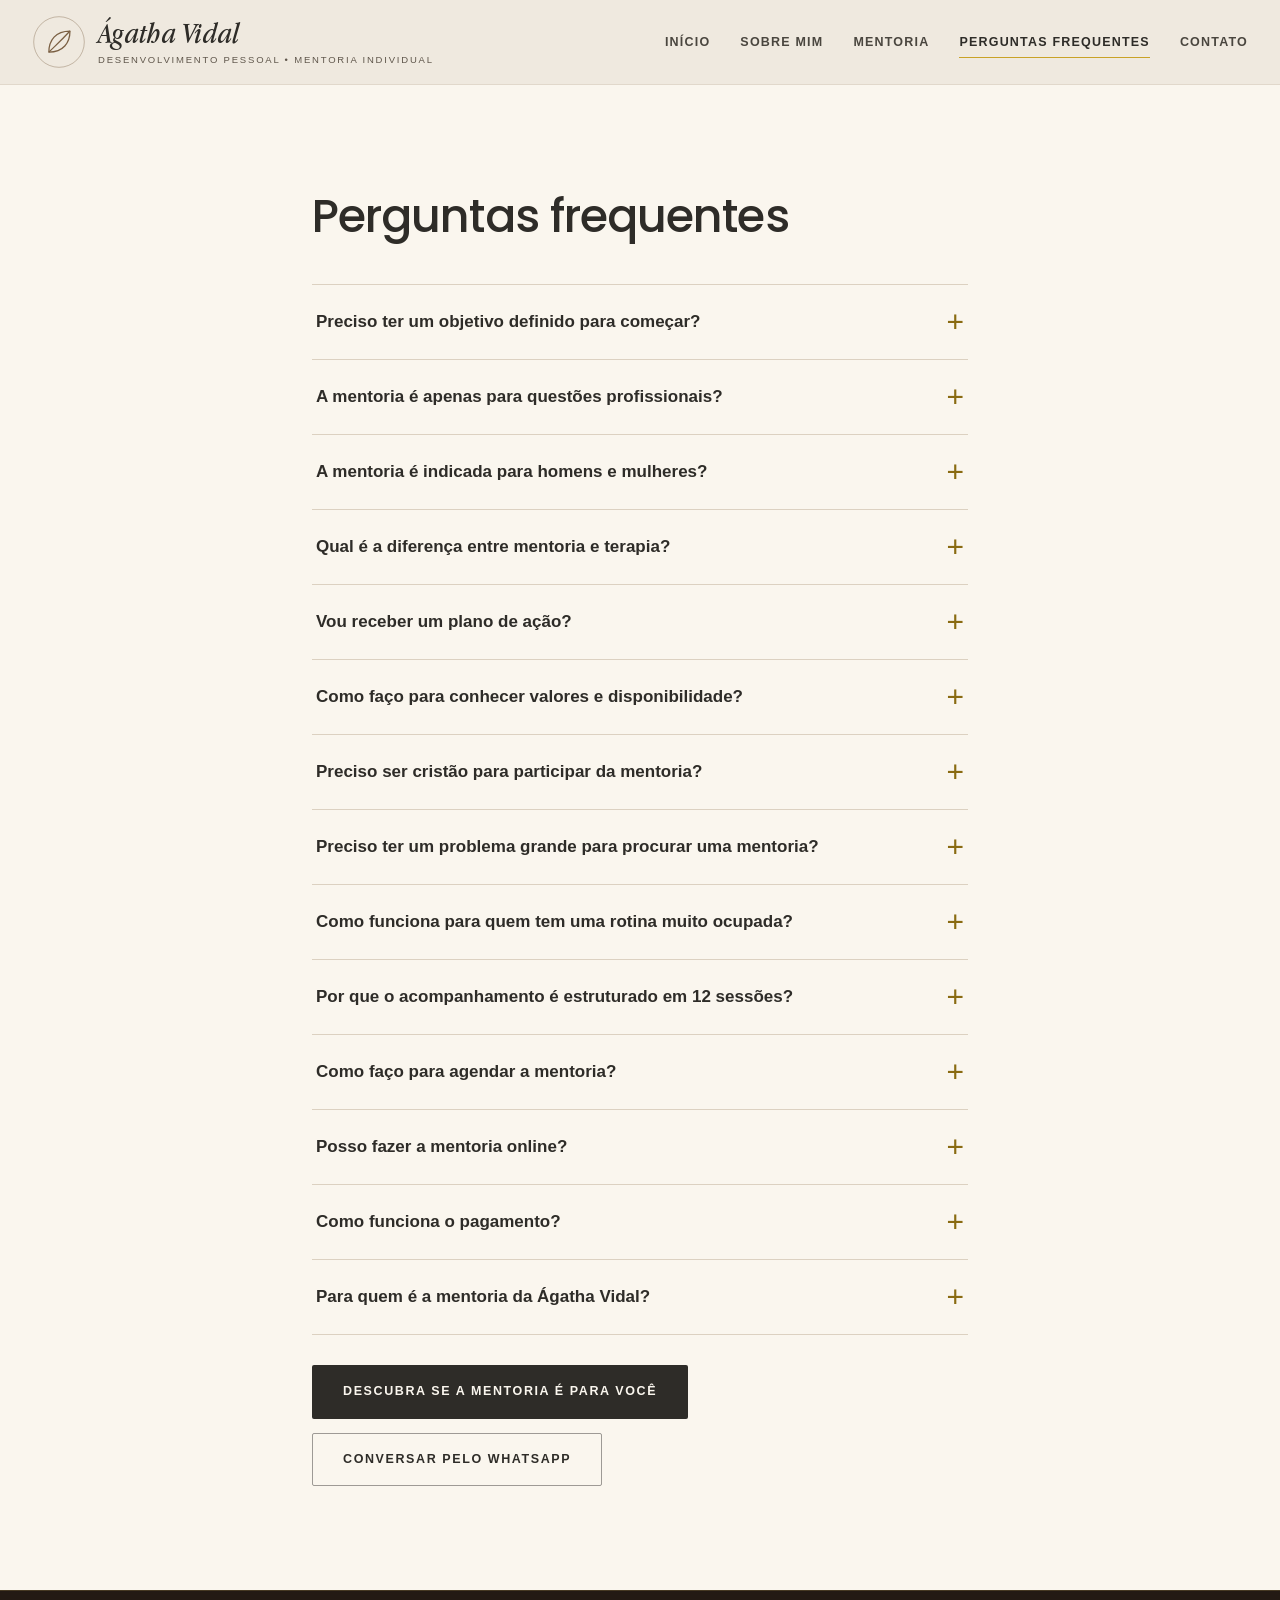
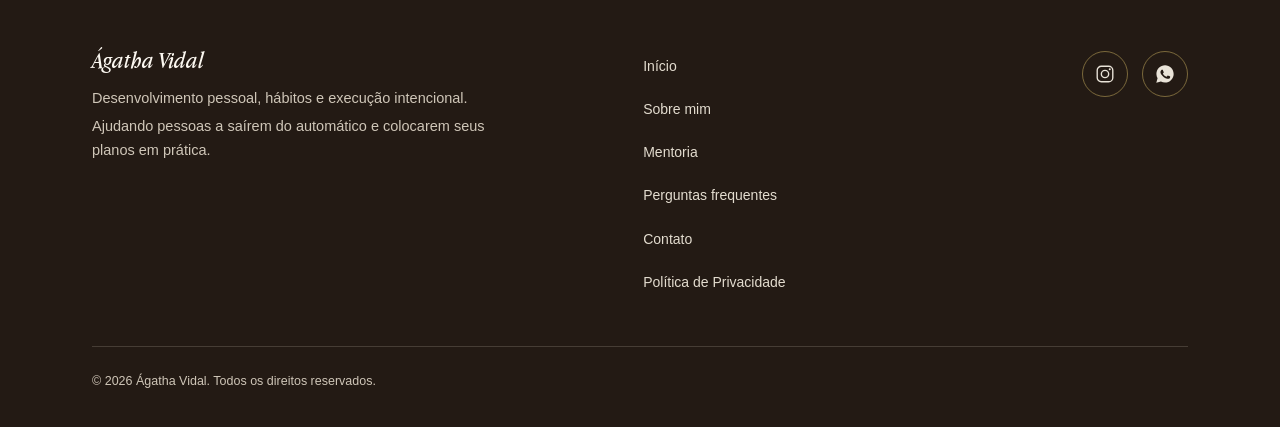
<file: perguntas-frequentes.html>
<!DOCTYPE html>
<html lang="pt-BR">
<head>
  <script>document.documentElement.classList.add('js');</script>
  <meta charset="UTF-8">
  <meta name="viewport" content="width=device-width, initial-scale=1.0">
  <title>Perguntas Frequentes | Mentoria Ágatha Vidal</title>
  <meta name="description" content="Respostas às dúvidas mais comuns sobre a mentoria individual de Ágatha Vidal: formato, plano de ação, modalidades, pagamento e agendamento.">
  <link rel="canonical" href="https://hugodenaridev.github.io/coaching-landing-page/perguntas-frequentes">
  <meta name="theme-color" content="#EFE9DF">

  <meta property="og:type" content="website">
  <meta property="og:locale" content="pt_BR">
  <meta property="og:site_name" content="Ágatha Vidal">
  <meta property="og:url" content="https://hugodenaridev.github.io/coaching-landing-page/perguntas-frequentes">
  <meta property="og:title" content="Perguntas Frequentes | Mentoria Ágatha Vidal">
  <meta property="og:description" content="Respostas às dúvidas mais comuns sobre a mentoria individual de Ágatha Vidal: formato, plano de ação, modalidades, pagamento e agendamento.">
  <meta property="og:image" content="https://hugodenaridev.github.io/coaching-landing-page/assets/img/og-agatha-vidal.jpg">
  <meta property="og:image:width" content="1200">
  <meta property="og:image:height" content="630">
  <meta property="og:image:alt" content="Ágatha Vidal, desenvolvimento pessoal e mentoria individual">
  <meta name="twitter:card" content="summary_large_image">
  <meta name="twitter:title" content="Perguntas Frequentes | Mentoria Ágatha Vidal">
  <meta name="twitter:description" content="Respostas às dúvidas mais comuns sobre a mentoria individual de Ágatha Vidal: formato, plano de ação, modalidades, pagamento e agendamento.">
  <meta name="twitter:image" content="https://hugodenaridev.github.io/coaching-landing-page/assets/img/og-agatha-vidal.jpg">

  <link rel="icon" type="image/svg+xml" href="assets/favicon.svg">

  <link rel="preconnect" href="https://fonts.googleapis.com">
  <link rel="preconnect" href="https://fonts.gstatic.com" crossorigin>
  <link href="https://fonts.googleapis.com/css2?family=Poppins:wght@500&display=swap" rel="stylesheet">
  <link rel="preload" as="font" type="font/woff2" href="assets/fonts/AppleGaramond-Italic.woff2" crossorigin>
  <style>/* crítico: evita a página "crua" se o CSS demorar */body{margin:0;background:#FAF6EE;color:#2E2C28}.skip-link{position:absolute;left:-999px}.logo-mark{display:none}.logo-mark svg{width:42px;height:42px}.nav-toggle{display:none}</style>
  <link rel="stylesheet" href="css/style.css">
</head>
<body>
  <a class="skip-link" href="#main">Pular para o conteúdo</a>

  <header class="site-header">
    <div class="header-inner">
      <a href="./" class="logo" aria-label="Ágatha Vidal, página inicial">
        <span class="logo-mark" aria-hidden="true"><svg width="42" height="42" viewBox="0 0 64 64" fill="none" aria-hidden="true"><circle cx="32" cy="32" r="30" stroke="currentColor" stroke-width="1" opacity=".45"/><path d="M20 44C20 30 28 19 45 19C45 33 37 44 20 44Z" stroke="currentColor" stroke-width="1.5" stroke-linejoin="round"/><path d="M20 44C27 37 34 31 45 19" stroke="currentColor" stroke-width="1.5"/></svg></span>
        <span class="logo-text">
          <strong>Ágatha Vidal</strong>
          <small>Desenvolvimento Pessoal • Mentoria Individual</small>
        </span>
      </a>

      <button class="nav-toggle" type="button" aria-expanded="false" aria-controls="primary-nav" aria-label="Abrir menu">
        <span></span><span></span><span></span>
      </button>

      <nav class="primary-nav" id="primary-nav" aria-label="Principal">
        <a href="./">Início</a>
        <a href="sobre-mim">Sobre mim</a>
        <a href="mentoria">Mentoria</a>
        <a href="perguntas-frequentes" aria-current="page">Perguntas frequentes</a>
        <a href="contato">Contato</a>
      </nav>
    </div>
  </header>

  <main id="main">
    <section class="band" aria-labelledby="faq-title">
      <div class="wrap read">
        <h1 class="h-page" id="faq-title">Perguntas frequentes</h1>
        <div class="faq-list">
        <details>
          <summary>Preciso ter um objetivo definido para começar?</summary>
          <div class="answer"><p>Não necessariamente. A mentoria também pode ajudar você a organizar suas prioridades e ganhar clareza sobre aquilo que deseja construir.</p></div>
        </details>
        <details>
          <summary>A mentoria é apenas para questões profissionais?</summary>
          <div class="answer"><p>Não. Podemos trabalhar objetivos relacionados a diferentes áreas da vida, como hábitos, carreira, organização pessoal, disciplina e desenvolvimento individual.</p></div>
        </details>
        <details>
          <summary>A mentoria é indicada para homens e mulheres?</summary>
          <div class="answer"><p>Sim. O acompanhamento é voltado a pessoas que desejam trabalhar seu desenvolvimento pessoal e colocar objetivos em prática.</p></div>
        </details>
        <details>
          <summary>Qual é a diferença entre mentoria e terapia?</summary>
          <div class="answer"><p>A mentoria é orientada a objetivos, decisões, comportamentos e planos de ação. Ela não substitui psicoterapia, avaliação psicológica ou tratamento de saúde mental. Quando uma necessidade clínica é identificada, o acompanhamento adequado deve ser realizado por um profissional habilitado.</p></div>
        </details>
        <details>
          <summary>Vou receber um plano de ação?</summary>
          <div class="answer"><p>A construção de um plano de ação faz parte da proposta do acompanhamento. Ele é desenvolvido considerando seus objetivos, suas dificuldades e sua realidade.</p></div>
        </details>
        <details>
          <summary>Como faço para conhecer valores e disponibilidade?</summary>
          <div class="answer"><p>Para conhecer o investimento e as modalidades da mentoria, responda ao quiz ‘<a href="quiz">A mentoria é para mim?</a>’. Ao final, você poderá visualizar as condições do acompanhamento e decidir como deseja continuar. A disponibilidade de agenda será confirmada antes da contratação.</p></div>
        </details>
        <details>
          <summary>Preciso ser cristão para participar da mentoria?</summary>
          <div class="answer"><p>Não. Minha fé cristã faz parte dos valores que orientam minha vida e meu trabalho, mas o acompanhamento respeita as crenças, a história e a individualidade de cada pessoa.</p></div>
        </details>
        <details>
          <summary>Preciso ter um problema grande para procurar uma mentoria?</summary>
          <div class="answer"><p>Não. Você pode buscar acompanhamento porque deseja desenvolver hábitos, organizar objetivos, melhorar sua rotina, tomar decisões importantes ou avançar em alguma área da vida.</p></div>
        </details>
        <details>
          <summary>Como funciona para quem tem uma rotina muito ocupada?</summary>
          <div class="answer"><p>O planejamento considera sua realidade, suas responsabilidades e o tempo que você tem disponível. A proposta é construir ações viáveis, que possam ser incorporadas à sua rotina.</p></div>
        </details>
        <details>
          <summary>Por que o acompanhamento é estruturado em 12 sessões?</summary>
          <div class="answer"><p>A proposta apresentada atualmente prevê 12 encontros para permitir um trabalho progressivo de avaliação, definição de objetivos, planejamento, aplicação e acompanhamento. O formato deve ser confirmado antes da contratação.</p></div>
        </details>
        <details>
          <summary>Como faço para agendar a mentoria?</summary>
          <div class="answer"><p>O primeiro passo é responder ao quiz ‘<a href="quiz">A mentoria é para mim?</a>’. Ao final, você poderá conhecer as modalidades e o investimento e solicitar seu acompanhamento. Após concluir o quiz e solicitar a mentoria, você receberá as orientações sobre disponibilidade e próximos passos.</p></div>
        </details>
        <details>
          <summary>Posso fazer a mentoria online?</summary>
          <div class="answer"><p>Sim. A mentoria individual pode ser realizada online, de qualquer lugar do mundo, ou presencialmente em São José dos Campos (SP), conforme a disponibilidade. O acompanhamento inclui 12 encontros de aproximadamente 1h30, que podem se estender pontualmente até 2 horas, realizados semanalmente ou a cada 15 dias.</p></div>
        </details>
        <details>
          <summary>Como funciona o pagamento?</summary>
          <div class="answer"><p>Após concluir o quiz, você poderá conhecer o investimento total da mentoria. As formas de pagamento e eventuais condições de parcelamento serão apresentadas antes da contratação, após a confirmação de disponibilidade.</p></div>
        </details>
        <details>
          <summary>Para quem é a mentoria da Ágatha Vidal?</summary>
          <div class="answer"><p>A mentoria é para homens e mulheres inteligentes que sabem que são capazes de mais, mas encontram dificuldades para transformar seus planos em realidade.</p><p>É para quem deseja sair do automático, superar a procrastinação, desenvolver disciplina, fortalecer a autoconfiança e construir uma vida mais intencional, com evolução pessoal, profissional e espiritual.</p></div>
        </details>
        </div>
        <div class="btn-row">
          <a class="btn btn--dark" href="quiz">Descubra se a mentoria é para você</a>
          <a class="btn btn--ghost" href="https://wa.me/5512997304566?text=Ol%C3%A1%2C%20%C3%81gatha%21%20Estou%20no%20seu%20site%20e%20gostaria%20de%20tirar%20uma%20d%C3%BAvida." data-wa="geral" target="_blank" rel="noopener noreferrer">Conversar pelo WhatsApp</a>
        </div>
      </div>
    </section>
  </main>

  <footer class="site-footer">
    <div class="wrap">
      <div class="footer-grid">
        <div class="footer-brand">
          <strong>Ágatha Vidal</strong>
          <p>Desenvolvimento pessoal, hábitos e execução intencional.</p>
          <p>Ajudando pessoas a saírem do automático e colocarem seus planos em prática.</p>
        </div>
        <nav class="footer-links" aria-label="Rodapé"><a href="./">Início</a><a href="sobre-mim">Sobre mim</a><a href="mentoria">Mentoria</a><a href="perguntas-frequentes">Perguntas frequentes</a><a href="contato">Contato</a><a href="politica-de-privacidade">Política de Privacidade</a></nav>
        <div class="footer-social">
          <a href="https://www.instagram.com/euagathavidal" data-instagram target="_blank" rel="noopener noreferrer" aria-label="Instagram"><svg viewBox="0 0 24 24" fill="none" aria-hidden="true"><rect x="3.5" y="3.5" width="17" height="17" rx="4.5" stroke="currentColor" stroke-width="1.5"/><circle cx="12" cy="12" r="4" stroke="currentColor" stroke-width="1.5"/><circle cx="17.2" cy="6.8" r="1.1" fill="currentColor"/></svg></a>
          <a href="https://wa.me/5512997304566?text=Ol%C3%A1%2C%20%C3%81gatha%21%20Estou%20no%20seu%20site%20e%20gostaria%20de%20tirar%20uma%20d%C3%BAvida." data-wa="geral" target="_blank" rel="noopener noreferrer" aria-label="WhatsApp"><svg viewBox="0 0 24 24" fill="currentColor" aria-hidden="true"><path d="M12.04 2.5c-5.2 0-9.42 4.22-9.42 9.41 0 1.66.44 3.28 1.26 4.7L2.5 21.5l5.04-1.32a9.4 9.4 0 004.5 1.15h.01c5.19 0 9.41-4.22 9.41-9.42 0-5.19-4.22-9.41-9.42-9.41zm5.5 13.46c-.23.65-1.35 1.25-1.85 1.29-.48.04-.93.21-3.14-.66-2.64-1.04-4.32-3.75-4.45-3.92-.13-.17-1.06-1.42-1.06-2.7 0-1.29.67-1.92.91-2.18.24-.26.52-.33.69-.33h.5c.16 0 .38-.6.59.45.23.54.76 1.87.83 2 .07.14.11.3.02.47-.09.17-.13.28-.26.43l-.4.46c-.13.13-.27.28-.12.54.15.27.68 1.11 1.45 1.8 1 .89 1.84 1.17 2.1 1.3.26.13.42.11.57-.07.16-.18.66-.76.83-1.03.18-.26.35-.22.59-.13.24.09 1.52.72 1.78.85.26.13.43.2.5.31.07.11.07.63-.16 1.27z"/></svg></a>
        </div>
      </div>
      <p class="footer-copy">© 2026 Ágatha Vidal. Todos os direitos reservados.</p>
    </div>
  </footer>

  <a class="wa-float" id="wa-float" href="https://wa.me/5512997304566?text=Ol%C3%A1%2C%20%C3%81gatha%21%20Estou%20no%20seu%20site%20e%20gostaria%20de%20tirar%20uma%20d%C3%BAvida." data-wa="geral" target="_blank" rel="noopener noreferrer" aria-label="Conversar pelo WhatsApp" hidden><svg viewBox="0 0 24 24" fill="currentColor" aria-hidden="true"><path d="M12.04 2.5c-5.2 0-9.42 4.22-9.42 9.41 0 1.66.44 3.28 1.26 4.7L2.5 21.5l5.04-1.32a9.4 9.4 0 004.5 1.15h.01c5.19 0 9.41-4.22 9.41-9.42 0-5.19-4.22-9.41-9.42-9.41zm5.5 13.46c-.23.65-1.35 1.25-1.85 1.29-.48.04-.93.21-3.14-.66-2.64-1.04-4.32-3.75-4.45-3.92-.13-.17-1.06-1.42-1.06-2.7 0-1.29.67-1.92.91-2.18.24-.26.52-.33.69-.33h.5c.16 0 .38-.6.59.45.23.54.76 1.87.83 2 .07.14.11.3.02.47-.09.17-.13.28-.26.43l-.4.46c-.13.13-.27.28-.12.54.15.27.68 1.11 1.45 1.8 1 .89 1.84 1.17 2.1 1.3.26.13.42.11.57-.07.16-.18.66-.76.83-1.03.18-.26.35-.22.59-.13.24.09 1.52.72 1.78.85.26.13.43.2.5.31.07.11.07.63-.16 1.27z"/></svg></a>

  <script src="js/config.js"></script>
  <script src="js/script.js"></script>
</body>
</html>
</file>
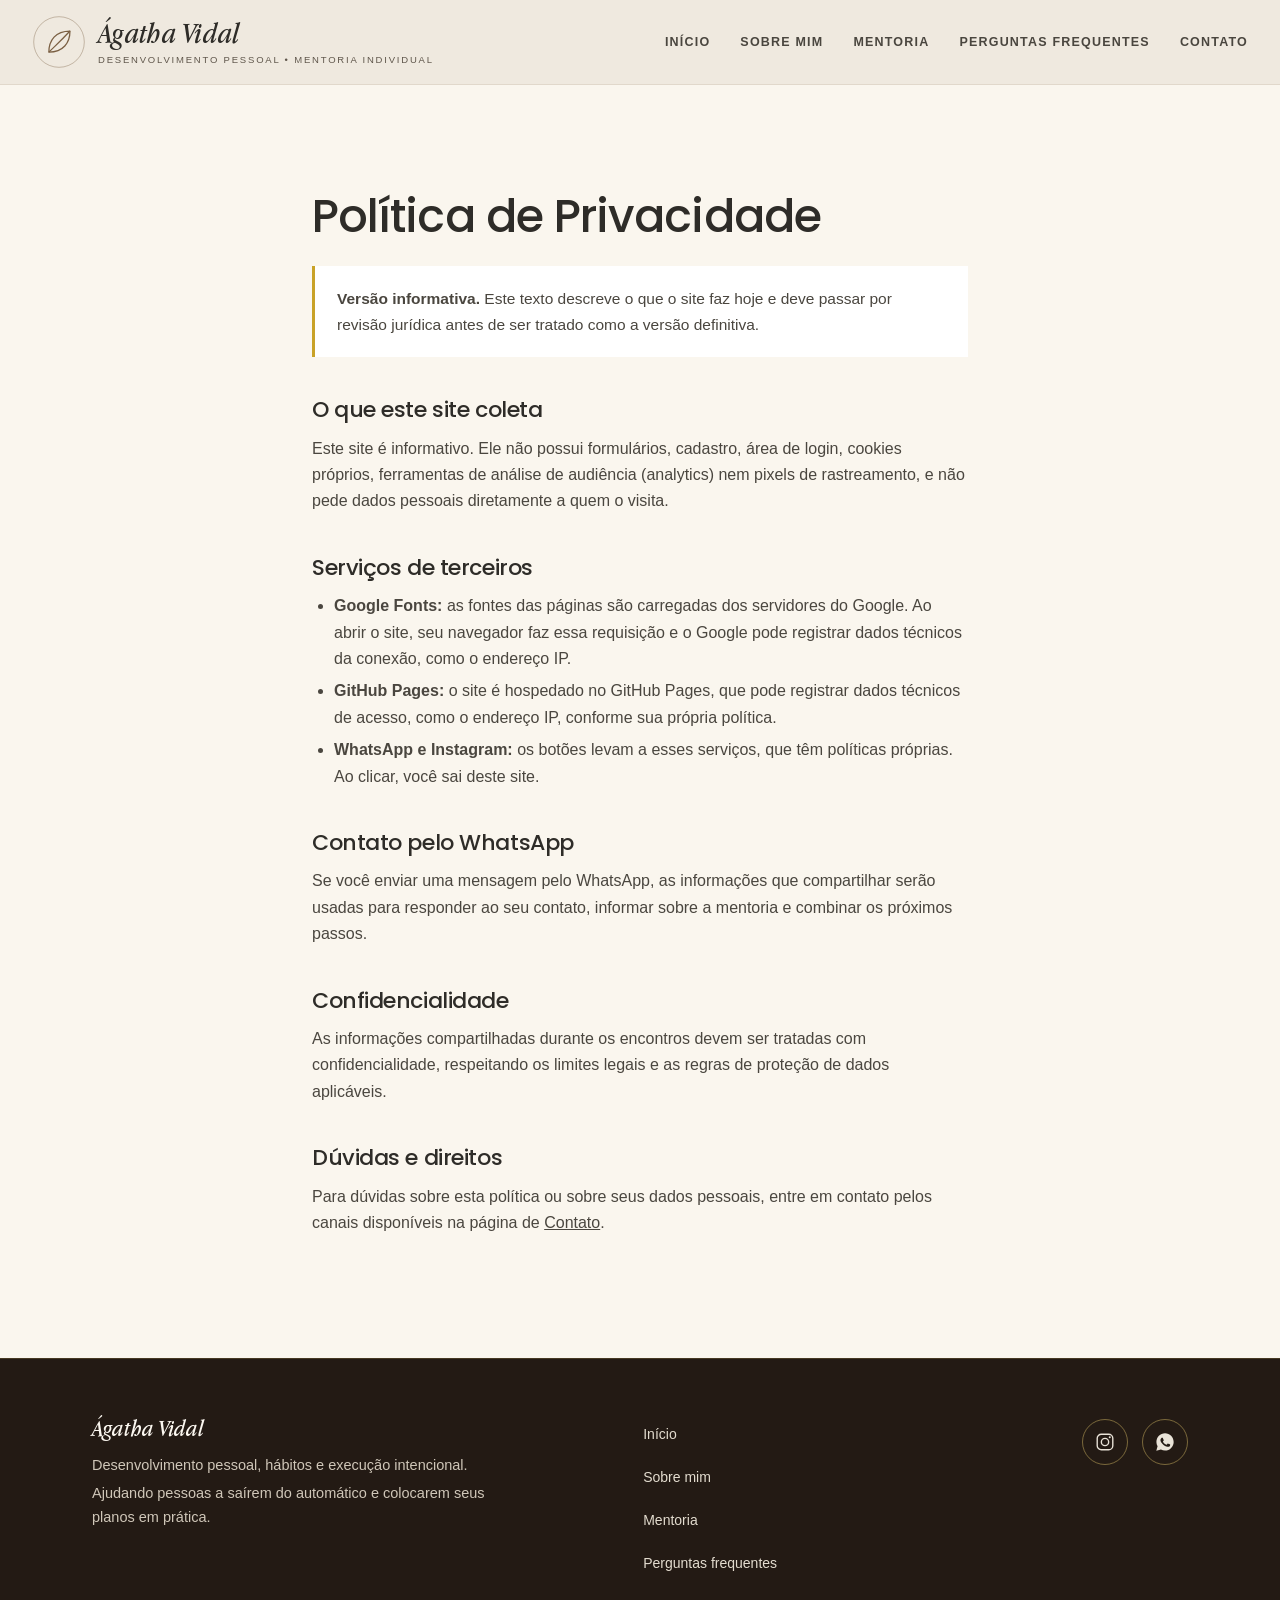
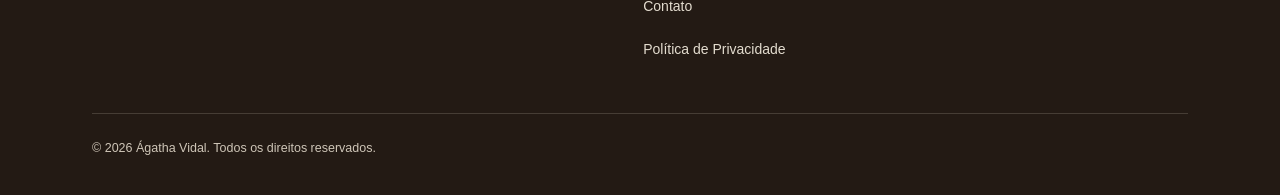
<file: politica-de-privacidade.html>
<!DOCTYPE html>
<html lang="pt-BR">
<head>
  <script>document.documentElement.classList.add('js');</script>
  <meta charset="UTF-8">
  <meta name="viewport" content="width=device-width, initial-scale=1.0">
  <title>Política de Privacidade | Ágatha Vidal</title>
  <meta name="description" content="Política de Privacidade do site de Ágatha Vidal: quais dados o site coleta e quais serviços de terceiros ele utiliza.">
  <meta name="robots" content="noindex">
  <link rel="canonical" href="https://hugodenaridev.github.io/coaching-landing-page/politica-de-privacidade">
  <meta name="theme-color" content="#EFE9DF">

  <meta property="og:type" content="website">
  <meta property="og:locale" content="pt_BR">
  <meta property="og:site_name" content="Ágatha Vidal">
  <meta property="og:url" content="https://hugodenaridev.github.io/coaching-landing-page/politica-de-privacidade">
  <meta property="og:title" content="Política de Privacidade | Ágatha Vidal">
  <meta property="og:description" content="Política de Privacidade do site de Ágatha Vidal: quais dados o site coleta e quais serviços de terceiros ele utiliza.">
  <meta property="og:image" content="https://hugodenaridev.github.io/coaching-landing-page/assets/img/og-agatha-vidal.jpg">
  <meta property="og:image:width" content="1200">
  <meta property="og:image:height" content="630">
  <meta property="og:image:alt" content="Ágatha Vidal, desenvolvimento pessoal e mentoria individual">
  <meta name="twitter:card" content="summary_large_image">
  <meta name="twitter:title" content="Política de Privacidade | Ágatha Vidal">
  <meta name="twitter:description" content="Política de Privacidade do site de Ágatha Vidal: quais dados o site coleta e quais serviços de terceiros ele utiliza.">
  <meta name="twitter:image" content="https://hugodenaridev.github.io/coaching-landing-page/assets/img/og-agatha-vidal.jpg">

  <link rel="icon" type="image/svg+xml" href="assets/favicon.svg">

  <link rel="preconnect" href="https://fonts.googleapis.com">
  <link rel="preconnect" href="https://fonts.gstatic.com" crossorigin>
  <link href="https://fonts.googleapis.com/css2?family=Poppins:wght@500&display=swap" rel="stylesheet">
  <link rel="preload" as="font" type="font/woff2" href="assets/fonts/AppleGaramond-Italic.woff2" crossorigin>
  <style>/* crítico: evita a página "crua" se o CSS demorar */body{margin:0;background:#FAF6EE;color:#2E2C28}.skip-link{position:absolute;left:-999px}.logo-mark{display:none}.logo-mark svg{width:42px;height:42px}.nav-toggle{display:none}</style>
  <link rel="stylesheet" href="css/style.css">
</head>
<body>
  <a class="skip-link" href="#main">Pular para o conteúdo</a>

  <header class="site-header">
    <div class="header-inner">
      <a href="./" class="logo" aria-label="Ágatha Vidal, página inicial">
        <span class="logo-mark" aria-hidden="true"><svg width="42" height="42" viewBox="0 0 64 64" fill="none" aria-hidden="true"><circle cx="32" cy="32" r="30" stroke="currentColor" stroke-width="1" opacity=".45"/><path d="M20 44C20 30 28 19 45 19C45 33 37 44 20 44Z" stroke="currentColor" stroke-width="1.5" stroke-linejoin="round"/><path d="M20 44C27 37 34 31 45 19" stroke="currentColor" stroke-width="1.5"/></svg></span>
        <span class="logo-text">
          <strong>Ágatha Vidal</strong>
          <small>Desenvolvimento Pessoal • Mentoria Individual</small>
        </span>
      </a>

      <button class="nav-toggle" type="button" aria-expanded="false" aria-controls="primary-nav" aria-label="Abrir menu">
        <span></span><span></span><span></span>
      </button>

      <nav class="primary-nav" id="primary-nav" aria-label="Principal">
        <a href="./">Início</a>
        <a href="sobre-mim">Sobre mim</a>
        <a href="mentoria">Mentoria</a>
        <a href="perguntas-frequentes">Perguntas frequentes</a>
        <a href="contato">Contato</a>
      </nav>
    </div>
  </header>

  <main id="main">
    <section class="band" aria-labelledby="priv-title">
      <div class="wrap read legal">
        <h1 class="h-page" id="priv-title">Política de Privacidade</h1>

        <div class="notice">
          <p><strong>Versão informativa.</strong> Este texto descreve o que o site faz hoje e deve passar por revisão jurídica antes de ser tratado como a versão definitiva.</p>
        </div>

        <h2>O que este site coleta</h2>
        <p>Este site é informativo. Ele não possui formulários, cadastro, área de login, cookies próprios, ferramentas de análise de audiência (analytics) nem pixels de rastreamento, e não pede dados pessoais diretamente a quem o visita.</p>

        <h2>Serviços de terceiros</h2>
        <ul>
          <li><strong>Google Fonts:</strong> as fontes das páginas são carregadas dos servidores do Google. Ao abrir o site, seu navegador faz essa requisição e o Google pode registrar dados técnicos da conexão, como o endereço IP.</li>
          <li><strong>GitHub Pages:</strong> o site é hospedado no GitHub Pages, que pode registrar dados técnicos de acesso, como o endereço IP, conforme sua própria política.</li>
          <li><strong>WhatsApp e Instagram:</strong> os botões levam a esses serviços, que têm políticas próprias. Ao clicar, você sai deste site.</li>
        </ul>

        <h2>Contato pelo WhatsApp</h2>
        <p>Se você enviar uma mensagem pelo WhatsApp, as informações que compartilhar serão usadas para responder ao seu contato, informar sobre a mentoria e combinar os próximos passos.</p>

        <h2>Confidencialidade</h2>
        <p>As informações compartilhadas durante os encontros devem ser tratadas com confidencialidade, respeitando os limites legais e as regras de proteção de dados aplicáveis.</p>

        <h2>Dúvidas e direitos</h2>
        <p>Para dúvidas sobre esta política ou sobre seus dados pessoais, entre em contato pelos canais disponíveis na página de <a href="contato">Contato</a>.</p>
      </div>
    </section>
  </main>

  <footer class="site-footer">
    <div class="wrap">
      <div class="footer-grid">
        <div class="footer-brand">
          <strong>Ágatha Vidal</strong>
          <p>Desenvolvimento pessoal, hábitos e execução intencional.</p>
          <p>Ajudando pessoas a saírem do automático e colocarem seus planos em prática.</p>
        </div>
        <nav class="footer-links" aria-label="Rodapé"><a href="./">Início</a><a href="sobre-mim">Sobre mim</a><a href="mentoria">Mentoria</a><a href="perguntas-frequentes">Perguntas frequentes</a><a href="contato">Contato</a><a href="politica-de-privacidade">Política de Privacidade</a></nav>
        <div class="footer-social">
          <a href="https://www.instagram.com/euagathavidal" data-instagram target="_blank" rel="noopener noreferrer" aria-label="Instagram"><svg viewBox="0 0 24 24" fill="none" aria-hidden="true"><rect x="3.5" y="3.5" width="17" height="17" rx="4.5" stroke="currentColor" stroke-width="1.5"/><circle cx="12" cy="12" r="4" stroke="currentColor" stroke-width="1.5"/><circle cx="17.2" cy="6.8" r="1.1" fill="currentColor"/></svg></a>
          <a href="https://wa.me/5512997304566?text=Ol%C3%A1%2C%20%C3%81gatha%21%20Estou%20no%20seu%20site%20e%20gostaria%20de%20tirar%20uma%20d%C3%BAvida." data-wa="geral" target="_blank" rel="noopener noreferrer" aria-label="WhatsApp"><svg viewBox="0 0 24 24" fill="currentColor" aria-hidden="true"><path d="M12.04 2.5c-5.2 0-9.42 4.22-9.42 9.41 0 1.66.44 3.28 1.26 4.7L2.5 21.5l5.04-1.32a9.4 9.4 0 004.5 1.15h.01c5.19 0 9.41-4.22 9.41-9.42 0-5.19-4.22-9.41-9.42-9.41zm5.5 13.46c-.23.65-1.35 1.25-1.85 1.29-.48.04-.93.21-3.14-.66-2.64-1.04-4.32-3.75-4.45-3.92-.13-.17-1.06-1.42-1.06-2.7 0-1.29.67-1.92.91-2.18.24-.26.52-.33.69-.33h.5c.16 0 .38-.6.59.45.23.54.76 1.87.83 2 .07.14.11.3.02.47-.09.17-.13.28-.26.43l-.4.46c-.13.13-.27.28-.12.54.15.27.68 1.11 1.45 1.8 1 .89 1.84 1.17 2.1 1.3.26.13.42.11.57-.07.16-.18.66-.76.83-1.03.18-.26.35-.22.59-.13.24.09 1.52.72 1.78.85.26.13.43.2.5.31.07.11.07.63-.16 1.27z"/></svg></a>
        </div>
      </div>
      <p class="footer-copy">© 2026 Ágatha Vidal. Todos os direitos reservados.</p>
    </div>
  </footer>

  <a class="wa-float" id="wa-float" href="https://wa.me/5512997304566?text=Ol%C3%A1%2C%20%C3%81gatha%21%20Estou%20no%20seu%20site%20e%20gostaria%20de%20tirar%20uma%20d%C3%BAvida." data-wa="geral" target="_blank" rel="noopener noreferrer" aria-label="Conversar pelo WhatsApp" hidden><svg viewBox="0 0 24 24" fill="currentColor" aria-hidden="true"><path d="M12.04 2.5c-5.2 0-9.42 4.22-9.42 9.41 0 1.66.44 3.28 1.26 4.7L2.5 21.5l5.04-1.32a9.4 9.4 0 004.5 1.15h.01c5.19 0 9.41-4.22 9.41-9.42 0-5.19-4.22-9.41-9.42-9.41zm5.5 13.46c-.23.65-1.35 1.25-1.85 1.29-.48.04-.93.21-3.14-.66-2.64-1.04-4.32-3.75-4.45-3.92-.13-.17-1.06-1.42-1.06-2.7 0-1.29.67-1.92.91-2.18.24-.26.52-.33.69-.33h.5c.16 0 .38-.6.59.45.23.54.76 1.87.83 2 .07.14.11.3.02.47-.09.17-.13.28-.26.43l-.4.46c-.13.13-.27.28-.12.54.15.27.68 1.11 1.45 1.8 1 .89 1.84 1.17 2.1 1.3.26.13.42.11.57-.07.16-.18.66-.76.83-1.03.18-.26.35-.22.59-.13.24.09 1.52.72 1.78.85.26.13.43.2.5.31.07.11.07.63-.16 1.27z"/></svg></a>

  <script src="js/config.js"></script>
  <script src="js/script.js"></script>
</body>
</html>
</file>
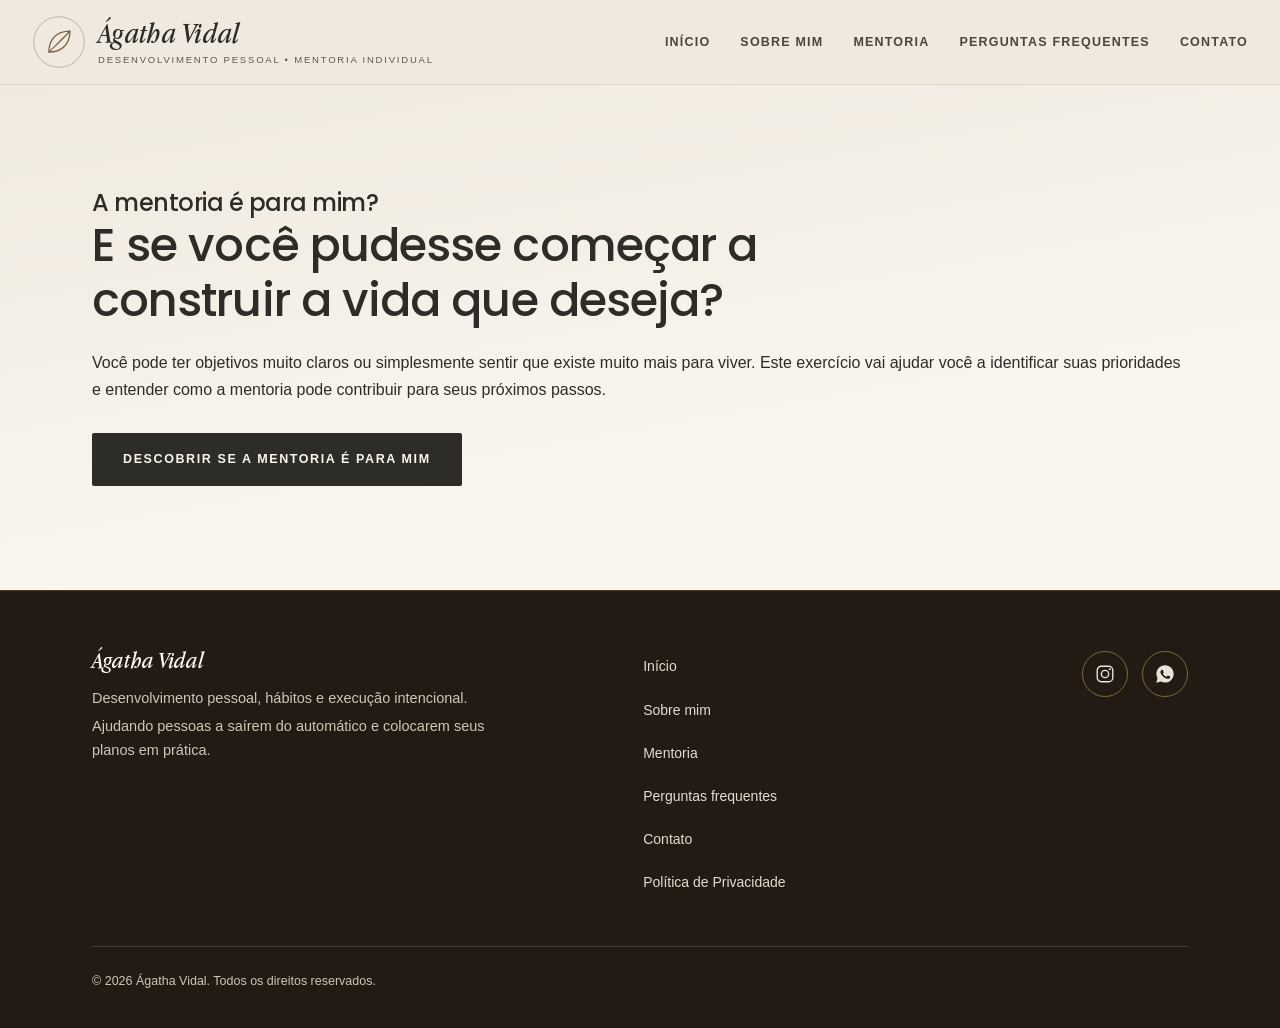
<file: quiz.html>
<!DOCTYPE html>
<html lang="pt-BR">
<head>
  <script>document.documentElement.classList.add('js');</script>
  <meta charset="UTF-8">
  <meta name="viewport" content="width=device-width, initial-scale=1.0">
  <title>A mentoria é para mim? | Ágatha Vidal</title>
  <meta name="description" content="Responda a um quiz rápido e descubra como a mentoria individual de Ágatha Vidal pode ajudar nos seus próximos passos.">
  <link rel="canonical" href="https://hugodenaridev.github.io/coaching-landing-page/quiz">
  <meta name="theme-color" content="#EFE9DF">

  <meta property="og:type" content="website">
  <meta property="og:locale" content="pt_BR">
  <meta property="og:site_name" content="Ágatha Vidal">
  <meta property="og:url" content="https://hugodenaridev.github.io/coaching-landing-page/quiz">
  <meta property="og:title" content="A mentoria é para mim? | Ágatha Vidal">
  <meta property="og:description" content="Responda a um quiz rápido e descubra como a mentoria individual de Ágatha Vidal pode ajudar nos seus próximos passos.">
  <meta property="og:image" content="https://hugodenaridev.github.io/coaching-landing-page/assets/img/og-agatha-vidal.jpg">
  <meta property="og:image:width" content="1200">
  <meta property="og:image:height" content="630">
  <meta property="og:image:alt" content="Ágatha Vidal, desenvolvimento pessoal e mentoria individual">
  <meta name="twitter:card" content="summary_large_image">
  <meta name="twitter:title" content="A mentoria é para mim? | Ágatha Vidal">
  <meta name="twitter:description" content="Responda a um quiz rápido e descubra como a mentoria individual de Ágatha Vidal pode ajudar nos seus próximos passos.">
  <meta name="twitter:image" content="https://hugodenaridev.github.io/coaching-landing-page/assets/img/og-agatha-vidal.jpg">

  <link rel="icon" type="image/svg+xml" href="assets/favicon.svg">

  <link rel="preconnect" href="https://fonts.googleapis.com">
  <link rel="preconnect" href="https://fonts.gstatic.com" crossorigin>
  <link href="https://fonts.googleapis.com/css2?family=Poppins:wght@500&display=swap" rel="stylesheet">
  <link rel="preload" as="font" type="font/woff2" href="assets/fonts/AppleGaramond-Italic.woff2" crossorigin>
  <style>/* crítico: evita a página "crua" se o CSS demorar */body{margin:0;background:#FAF6EE;color:#2E2C28}.skip-link{position:absolute;left:-999px}.logo-mark{display:none}.logo-mark svg{width:42px;height:42px}.nav-toggle{display:none}</style>
  <link rel="stylesheet" href="css/style.css">
</head>
<body>
  <a class="skip-link" href="#main">Pular para o conteúdo</a>

  <header class="site-header">
    <div class="header-inner">
      <a href="./" class="logo" aria-label="Ágatha Vidal, página inicial">
        <span class="logo-mark" aria-hidden="true"><svg width="42" height="42" viewBox="0 0 64 64" fill="none" aria-hidden="true"><circle cx="32" cy="32" r="30" stroke="currentColor" stroke-width="1" opacity=".45"/><path d="M20 44C20 30 28 19 45 19C45 33 37 44 20 44Z" stroke="currentColor" stroke-width="1.5" stroke-linejoin="round"/><path d="M20 44C27 37 34 31 45 19" stroke="currentColor" stroke-width="1.5"/></svg></span>
        <span class="logo-text">
          <strong>Ágatha Vidal</strong>
          <small>Desenvolvimento Pessoal • Mentoria Individual</small>
        </span>
      </a>

      <button class="nav-toggle" type="button" aria-expanded="false" aria-controls="primary-nav" aria-label="Abrir menu">
        <span></span><span></span><span></span>
      </button>

      <nav class="primary-nav" id="primary-nav" aria-label="Principal">
        <a href="./">Início</a>
        <a href="sobre-mim">Sobre mim</a>
        <a href="mentoria">Mentoria</a>
        <a href="perguntas-frequentes">Perguntas frequentes</a>
        <a href="contato">Contato</a>
      </nav>
    </div>
  </header>

  <main id="main">
    <section class="band band--soft quiz" aria-labelledby="quiz-h1">
      <div class="wrap">
        <h1 class="sr-only" id="quiz-h1">A mentoria é para mim?</h1>
        <div class="quiz-card" id="quiz">
          <div class="quiz-intro" id="quiz-intro">
            <h2 class="h-page">E se você pudesse começar a construir a vida que deseja?</h2>
            <p>Você pode ter objetivos muito claros ou simplesmente sentir que existe muito mais para viver. Este exercício vai ajudar você a identificar suas prioridades e entender como a mentoria pode contribuir para seus próximos passos.</p>
            <div class="btn-row"><button class="btn btn--dark" type="button" id="quiz-start">Descobrir se a mentoria é para mim</button></div>
            <noscript><p class="quiz-noscript">Este quiz precisa de JavaScript para funcionar. Você pode <a href="mentoria">conhecer a mentoria</a> diretamente.</p></noscript>
          </div>
          <div class="quiz-run" id="quiz-run" hidden>
            <div class="quiz-progress-wrap">
              <p class="quiz-progress-text" id="quiz-progress-text" aria-live="polite"></p>
              <div class="quiz-progress" id="quiz-progress" role="progressbar" aria-label="Progresso do quiz" aria-valuemin="0" aria-valuemax="100" aria-valuenow="0"><span class="quiz-bar" id="quiz-bar"></span></div>
            </div>
            <div class="quiz-stage" id="quiz-stage"></div>
          </div>
        </div>
      </div>
    </section>
  </main>

  <footer class="site-footer">
    <div class="wrap">
      <div class="footer-grid">
        <div class="footer-brand">
          <strong>Ágatha Vidal</strong>
          <p>Desenvolvimento pessoal, hábitos e execução intencional.</p>
          <p>Ajudando pessoas a saírem do automático e colocarem seus planos em prática.</p>
        </div>
        <nav class="footer-links" aria-label="Rodapé"><a href="./">Início</a><a href="sobre-mim">Sobre mim</a><a href="mentoria">Mentoria</a><a href="perguntas-frequentes">Perguntas frequentes</a><a href="contato">Contato</a><a href="politica-de-privacidade">Política de Privacidade</a></nav>
        <div class="footer-social">
          <a href="https://www.instagram.com/euagathavidal" data-instagram target="_blank" rel="noopener noreferrer" aria-label="Instagram"><svg viewBox="0 0 24 24" fill="none" aria-hidden="true"><rect x="3.5" y="3.5" width="17" height="17" rx="4.5" stroke="currentColor" stroke-width="1.5"/><circle cx="12" cy="12" r="4" stroke="currentColor" stroke-width="1.5"/><circle cx="17.2" cy="6.8" r="1.1" fill="currentColor"/></svg></a>
          <a href="https://wa.me/5512997304566?text=Ol%C3%A1%2C%20%C3%81gatha%21%20Estou%20no%20seu%20site%20e%20gostaria%20de%20tirar%20uma%20d%C3%BAvida." data-wa="geral" target="_blank" rel="noopener noreferrer" aria-label="WhatsApp"><svg viewBox="0 0 24 24" fill="currentColor" aria-hidden="true"><path d="M12.04 2.5c-5.2 0-9.42 4.22-9.42 9.41 0 1.66.44 3.28 1.26 4.7L2.5 21.5l5.04-1.32a9.4 9.4 0 004.5 1.15h.01c5.19 0 9.41-4.22 9.41-9.42 0-5.19-4.22-9.41-9.42-9.41zm5.5 13.46c-.23.65-1.35 1.25-1.85 1.29-.48.04-.93.21-3.14-.66-2.64-1.04-4.32-3.75-4.45-3.92-.13-.17-1.06-1.42-1.06-2.7 0-1.29.67-1.92.91-2.18.24-.26.52-.33.69-.33h.5c.16 0 .38-.6.59.45.23.54.76 1.87.83 2 .07.14.11.3.02.47-.09.17-.13.28-.26.43l-.4.46c-.13.13-.27.28-.12.54.15.27.68 1.11 1.45 1.8 1 .89 1.84 1.17 2.1 1.3.26.13.42.11.57-.07.16-.18.66-.76.83-1.03.18-.26.35-.22.59-.13.24.09 1.52.72 1.78.85.26.13.43.2.5.31.07.11.07.63-.16 1.27z"/></svg></a>
        </div>
      </div>
      <p class="footer-copy">© 2026 Ágatha Vidal. Todos os direitos reservados.</p>
    </div>
  </footer>

  <a class="wa-float" id="wa-float" href="https://wa.me/5512997304566?text=Ol%C3%A1%2C%20%C3%81gatha%21%20Estou%20no%20seu%20site%20e%20gostaria%20de%20tirar%20uma%20d%C3%BAvida." data-wa="geral" target="_blank" rel="noopener noreferrer" aria-label="Conversar pelo WhatsApp" hidden><svg viewBox="0 0 24 24" fill="currentColor" aria-hidden="true"><path d="M12.04 2.5c-5.2 0-9.42 4.22-9.42 9.41 0 1.66.44 3.28 1.26 4.7L2.5 21.5l5.04-1.32a9.4 9.4 0 004.5 1.15h.01c5.19 0 9.41-4.22 9.41-9.42 0-5.19-4.22-9.41-9.42-9.41zm5.5 13.46c-.23.65-1.35 1.25-1.85 1.29-.48.04-.93.21-3.14-.66-2.64-1.04-4.32-3.75-4.45-3.92-.13-.17-1.06-1.42-1.06-2.7 0-1.29.67-1.92.91-2.18.24-.26.52-.33.69-.33h.5c.16 0 .38-.6.59.45.23.54.76 1.87.83 2 .07.14.11.3.02.47-.09.17-.13.28-.26.43l-.4.46c-.13.13-.27.28-.12.54.15.27.68 1.11 1.45 1.8 1 .89 1.84 1.17 2.1 1.3.26.13.42.11.57-.07.16-.18.66-.76.83-1.03.18-.26.35-.22.59-.13.24.09 1.52.72 1.78.85.26.13.43.2.5.31.07.11.07.63-.16 1.27z"/></svg></a>

  <script src="js/config.js"></script>
  <script src="js/script.js"></script>
  <script src="js/quiz.js"></script>
</body>
</html>
</file>
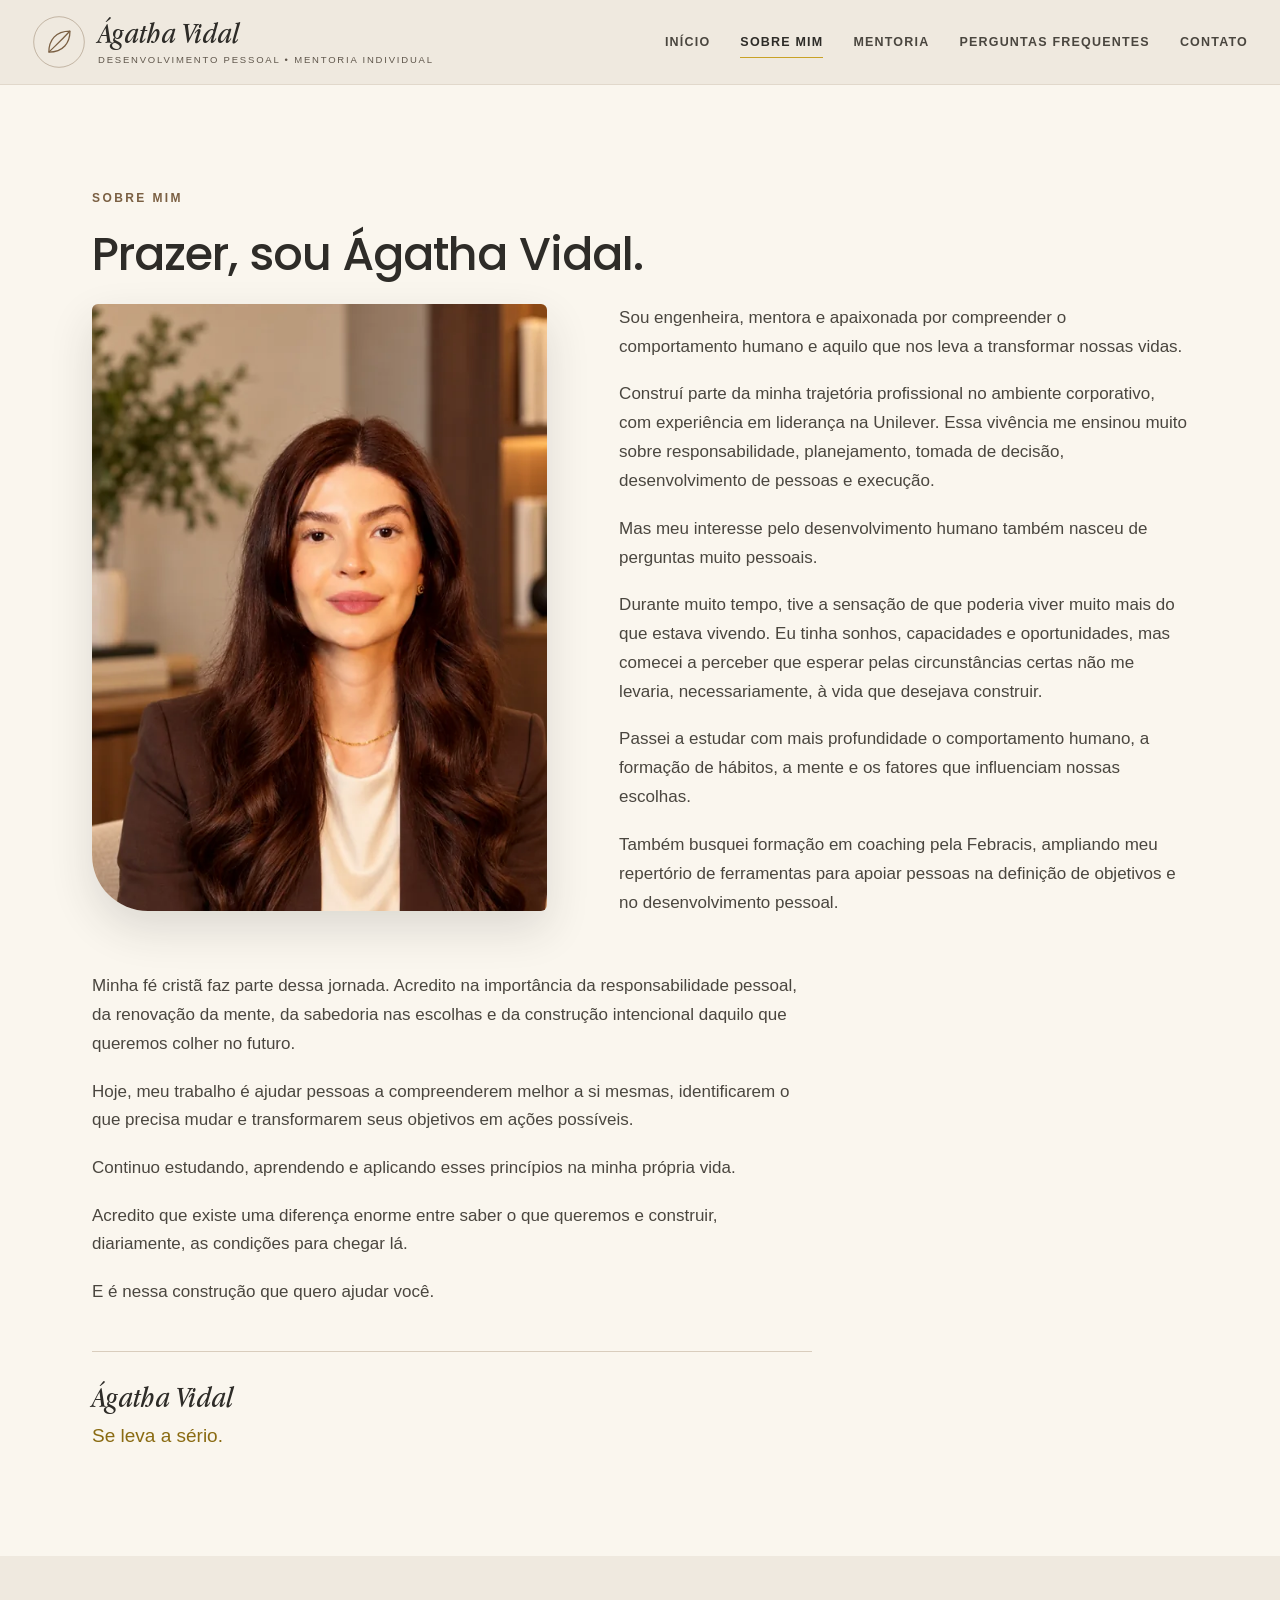
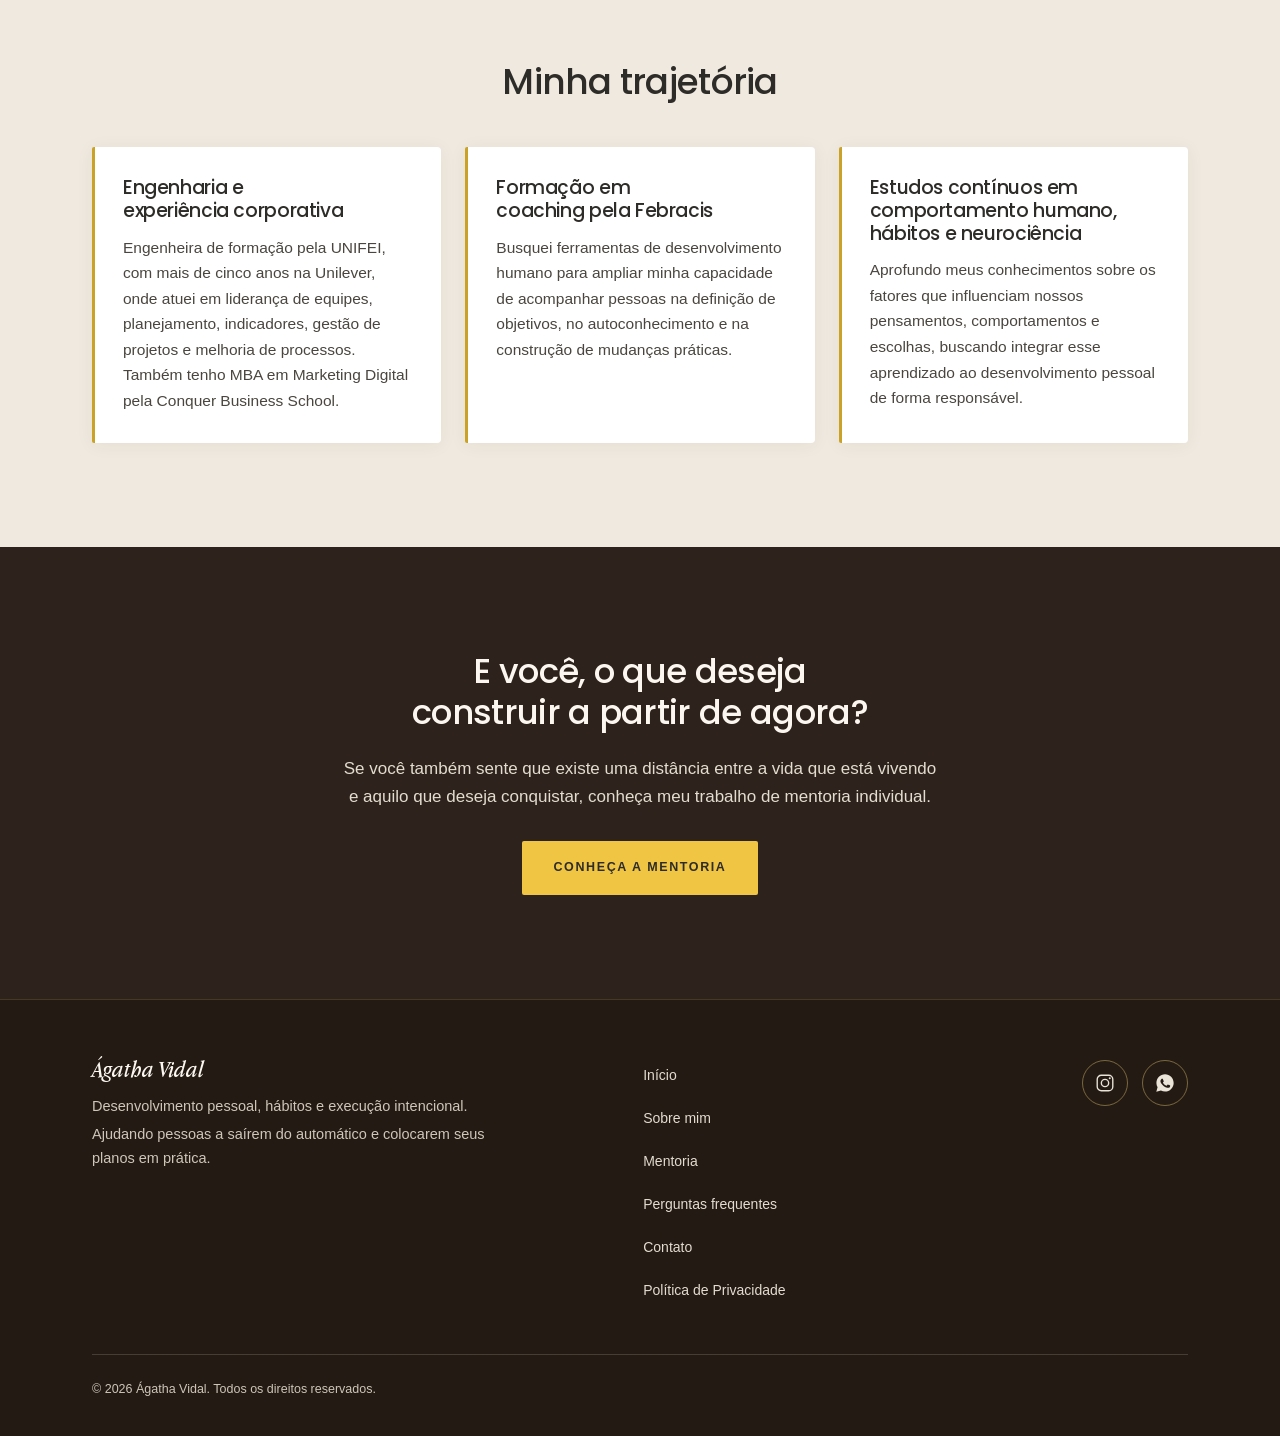
<file: sobre-mim.html>
<!DOCTYPE html>
<html lang="pt-BR">
<head>
  <script>document.documentElement.classList.add('js');</script>
  <meta charset="UTF-8">
  <meta name="viewport" content="width=device-width, initial-scale=1.0">
  <title>Sobre Ágatha Vidal | Trajetória e Desenvolvimento Pessoal</title>
  <meta name="description" content="Conheça a trajetória, os valores e a experiência profissional de Ágatha Vidal no desenvolvimento pessoal e na mentoria individual.">
  <link rel="canonical" href="https://hugodenaridev.github.io/coaching-landing-page/sobre-mim">
  <meta name="theme-color" content="#EFE9DF">

  <meta property="og:type" content="website">
  <meta property="og:locale" content="pt_BR">
  <meta property="og:site_name" content="Ágatha Vidal">
  <meta property="og:url" content="https://hugodenaridev.github.io/coaching-landing-page/sobre-mim">
  <meta property="og:title" content="Sobre Ágatha Vidal | Trajetória e Desenvolvimento Pessoal">
  <meta property="og:description" content="Conheça a trajetória, os valores e a experiência profissional de Ágatha Vidal no desenvolvimento pessoal e na mentoria individual.">
  <meta property="og:image" content="https://hugodenaridev.github.io/coaching-landing-page/assets/img/og-agatha-vidal.jpg">
  <meta property="og:image:width" content="1200">
  <meta property="og:image:height" content="630">
  <meta property="og:image:alt" content="Ágatha Vidal, desenvolvimento pessoal e mentoria individual">
  <meta name="twitter:card" content="summary_large_image">
  <meta name="twitter:title" content="Sobre Ágatha Vidal | Trajetória e Desenvolvimento Pessoal">
  <meta name="twitter:description" content="Conheça a trajetória, os valores e a experiência profissional de Ágatha Vidal no desenvolvimento pessoal e na mentoria individual.">
  <meta name="twitter:image" content="https://hugodenaridev.github.io/coaching-landing-page/assets/img/og-agatha-vidal.jpg">

  <link rel="icon" type="image/svg+xml" href="assets/favicon.svg">

  <link rel="preconnect" href="https://fonts.googleapis.com">
  <link rel="preconnect" href="https://fonts.gstatic.com" crossorigin>
  <link href="https://fonts.googleapis.com/css2?family=Poppins:wght@500&display=swap" rel="stylesheet">
  <link rel="preload" as="font" type="font/woff2" href="assets/fonts/AppleGaramond-Italic.woff2" crossorigin>
  <style>/* crítico: evita a página "crua" se o CSS demorar */body{margin:0;background:#FAF6EE;color:#2E2C28}.skip-link{position:absolute;left:-999px}.logo-mark{display:none}.logo-mark svg{width:42px;height:42px}.nav-toggle{display:none}</style>
  <link rel="stylesheet" href="css/style.css">
</head>
<body>
  <a class="skip-link" href="#main">Pular para o conteúdo</a>

  <header class="site-header">
    <div class="header-inner">
      <a href="./" class="logo" aria-label="Ágatha Vidal, página inicial">
        <span class="logo-mark" aria-hidden="true"><svg width="42" height="42" viewBox="0 0 64 64" fill="none" aria-hidden="true"><circle cx="32" cy="32" r="30" stroke="currentColor" stroke-width="1" opacity=".45"/><path d="M20 44C20 30 28 19 45 19C45 33 37 44 20 44Z" stroke="currentColor" stroke-width="1.5" stroke-linejoin="round"/><path d="M20 44C27 37 34 31 45 19" stroke="currentColor" stroke-width="1.5"/></svg></span>
        <span class="logo-text">
          <strong>Ágatha Vidal</strong>
          <small>Desenvolvimento Pessoal • Mentoria Individual</small>
        </span>
      </a>

      <button class="nav-toggle" type="button" aria-expanded="false" aria-controls="primary-nav" aria-label="Abrir menu">
        <span></span><span></span><span></span>
      </button>

      <nav class="primary-nav" id="primary-nav" aria-label="Principal">
        <a href="./">Início</a>
        <a href="sobre-mim" aria-current="page">Sobre mim</a>
        <a href="mentoria">Mentoria</a>
        <a href="perguntas-frequentes">Perguntas frequentes</a>
        <a href="contato">Contato</a>
      </nav>
    </div>
  </header>

  <main id="main">
    <section class="band" aria-labelledby="sobre-title">
      <div class="wrap">
        <p class="eyebrow">Sobre mim</p>
        <h1 class="h-page" id="sobre-title">Prazer, sou Ágatha Vidal.</h1>

        <div class="story-top">
          <div class="split-media">
            <img class="pos-about" src="assets/img/sobre-mim.webp" srcset="assets/img/sobre-mim-560.webp 560w, assets/img/sobre-mim.webp 963w" sizes="(min-width: 900px) 440px, 90vw" width="963" height="1634" alt="Retrato de Ágatha Vidal de blazer marrom, com expressão acolhedora e confiante" fetchpriority="high">
          </div>
          <div class="story">
            <p>Sou engenheira, mentora e apaixonada por compreender o comportamento humano e aquilo que nos leva a transformar nossas vidas.</p>
            <p>Construí parte da minha trajetória profissional no ambiente corporativo, com experiência em liderança na Unilever. Essa vivência me ensinou muito sobre responsabilidade, planejamento, tomada de decisão, desenvolvimento de pessoas e execução.</p>
            <p>Mas meu interesse pelo desenvolvimento humano também nasceu de perguntas muito pessoais.</p>
            <p>Durante muito tempo, tive a sensação de que poderia viver muito mais do que estava vivendo. Eu tinha sonhos, capacidades e oportunidades, mas comecei a perceber que esperar pelas circunstâncias certas não me levaria, necessariamente, à vida que desejava construir.</p>
            <p>Passei a estudar com mais profundidade o comportamento humano, a formação de hábitos, a mente e os fatores que influenciam nossas escolhas.</p>
            <p>Também busquei formação em coaching pela Febracis, ampliando meu repertório de ferramentas para apoiar pessoas na definição de objetivos e no desenvolvimento pessoal.</p>
          </div>
        </div>

        <div class="story story-more read" style="margin-top:36px">
          <p>Minha fé cristã faz parte dessa jornada. Acredito na importância da responsabilidade pessoal, da renovação da mente, da sabedoria nas escolhas e da construção intencional daquilo que queremos colher no futuro.</p>
          <p>Hoje, meu trabalho é ajudar pessoas a compreenderem melhor a si mesmas, identificarem o que precisa mudar e transformarem seus objetivos em ações possíveis.</p>
          <p>Continuo estudando, aprendendo e aplicando esses princípios na minha própria vida.</p>
          <p>Acredito que existe uma diferença enorme entre saber o que queremos e construir, diariamente, as condições para chegar lá.</p>
          <p>E é nessa construção que quero ajudar você.</p>
          <div class="signature">
            <strong>Ágatha Vidal</strong>
            <span>Se leva a sério.</span>
          </div>
        </div>
      </div>
    </section>

    <section class="band band--sand" aria-labelledby="traj-title">
      <div class="wrap" data-reveal>
        <h2 class="h-section center" id="traj-title">Minha trajetória</h2>
        <div class="trajectory">
          <article class="card"><h3>Engenharia e experiência corporativa</h3><p>Engenheira de formação pela UNIFEI, com mais de cinco anos na Unilever, onde atuei em liderança de equipes, planejamento, indicadores, gestão de projetos e melhoria de processos. Também tenho MBA em Marketing Digital pela Conquer Business School.</p></article>
          <article class="card"><h3>Formação em coaching pela Febracis</h3><p>Busquei ferramentas de desenvolvimento humano para ampliar minha capacidade de acompanhar pessoas na definição de objetivos, no autoconhecimento e na construção de mudanças práticas.</p></article>
          <article class="card"><h3>Estudos contínuos em comportamento humano, hábitos e neurociência</h3><p>Aprofundo meus conhecimentos sobre os fatores que influenciam nossos pensamentos, comportamentos e escolhas, buscando integrar esse aprendizado ao desenvolvimento pessoal de forma responsável.</p></article>
        </div>
      </div>
    </section>

    <section class="band band--dark cta-final" aria-labelledby="sobre-cta-title">
      <div class="wrap center read" data-reveal>
        <h2 class="h-section" id="sobre-cta-title">E você, o que deseja construir a partir de agora?</h2>
        <div class="prose">
          <p>Se você também sente que existe uma distância entre a vida que está vivendo e aquilo que deseja conquistar, conheça meu trabalho de mentoria individual.</p>
        </div>
        <div class="btn-row center"><a class="btn btn--gold" href="mentoria">Conheça a mentoria</a></div>
      </div>
    </section>
  </main>

  <footer class="site-footer">
    <div class="wrap">
      <div class="footer-grid">
        <div class="footer-brand">
          <strong>Ágatha Vidal</strong>
          <p>Desenvolvimento pessoal, hábitos e execução intencional.</p>
          <p>Ajudando pessoas a saírem do automático e colocarem seus planos em prática.</p>
        </div>
        <nav class="footer-links" aria-label="Rodapé"><a href="./">Início</a><a href="sobre-mim">Sobre mim</a><a href="mentoria">Mentoria</a><a href="perguntas-frequentes">Perguntas frequentes</a><a href="contato">Contato</a><a href="politica-de-privacidade">Política de Privacidade</a></nav>
        <div class="footer-social">
          <a href="https://www.instagram.com/euagathavidal" data-instagram target="_blank" rel="noopener noreferrer" aria-label="Instagram"><svg viewBox="0 0 24 24" fill="none" aria-hidden="true"><rect x="3.5" y="3.5" width="17" height="17" rx="4.5" stroke="currentColor" stroke-width="1.5"/><circle cx="12" cy="12" r="4" stroke="currentColor" stroke-width="1.5"/><circle cx="17.2" cy="6.8" r="1.1" fill="currentColor"/></svg></a>
          <a href="https://wa.me/5512997304566?text=Ol%C3%A1%2C%20%C3%81gatha%21%20Estou%20no%20seu%20site%20e%20gostaria%20de%20tirar%20uma%20d%C3%BAvida." data-wa="geral" target="_blank" rel="noopener noreferrer" aria-label="WhatsApp"><svg viewBox="0 0 24 24" fill="currentColor" aria-hidden="true"><path d="M12.04 2.5c-5.2 0-9.42 4.22-9.42 9.41 0 1.66.44 3.28 1.26 4.7L2.5 21.5l5.04-1.32a9.4 9.4 0 004.5 1.15h.01c5.19 0 9.41-4.22 9.41-9.42 0-5.19-4.22-9.41-9.42-9.41zm5.5 13.46c-.23.65-1.35 1.25-1.85 1.29-.48.04-.93.21-3.14-.66-2.64-1.04-4.32-3.75-4.45-3.92-.13-.17-1.06-1.42-1.06-2.7 0-1.29.67-1.92.91-2.18.24-.26.52-.33.69-.33h.5c.16 0 .38-.6.59.45.23.54.76 1.87.83 2 .07.14.11.3.02.47-.09.17-.13.28-.26.43l-.4.46c-.13.13-.27.28-.12.54.15.27.68 1.11 1.45 1.8 1 .89 1.84 1.17 2.1 1.3.26.13.42.11.57-.07.16-.18.66-.76.83-1.03.18-.26.35-.22.59-.13.24.09 1.52.72 1.78.85.26.13.43.2.5.31.07.11.07.63-.16 1.27z"/></svg></a>
        </div>
      </div>
      <p class="footer-copy">© 2026 Ágatha Vidal. Todos os direitos reservados.</p>
    </div>
  </footer>

  <a class="wa-float" id="wa-float" href="https://wa.me/5512997304566?text=Ol%C3%A1%2C%20%C3%81gatha%21%20Estou%20no%20seu%20site%20e%20gostaria%20de%20tirar%20uma%20d%C3%BAvida." data-wa="geral" target="_blank" rel="noopener noreferrer" aria-label="Conversar pelo WhatsApp" hidden><svg viewBox="0 0 24 24" fill="currentColor" aria-hidden="true"><path d="M12.04 2.5c-5.2 0-9.42 4.22-9.42 9.41 0 1.66.44 3.28 1.26 4.7L2.5 21.5l5.04-1.32a9.4 9.4 0 004.5 1.15h.01c5.19 0 9.41-4.22 9.41-9.42 0-5.19-4.22-9.41-9.42-9.41zm5.5 13.46c-.23.65-1.35 1.25-1.85 1.29-.48.04-.93.21-3.14-.66-2.64-1.04-4.32-3.75-4.45-3.92-.13-.17-1.06-1.42-1.06-2.7 0-1.29.67-1.92.91-2.18.24-.26.52-.33.69-.33h.5c.16 0 .38-.6.59.45.23.54.76 1.87.83 2 .07.14.11.3.02.47-.09.17-.13.28-.26.43l-.4.46c-.13.13-.27.28-.12.54.15.27.68 1.11 1.45 1.8 1 .89 1.84 1.17 2.1 1.3.26.13.42.11.57-.07.16-.18.66-.76.83-1.03.18-.26.35-.22.59-.13.24.09 1.52.72 1.78.85.26.13.43.2.5.31.07.11.07.63-.16 1.27z"/></svg></a>

  <script src="js/config.js"></script>
  <script src="js/script.js"></script>
</body>
</html>
</file>
<file: css/style.css>
/* ==========================================================================
   Ágatha Vidal — site (Início, Sobre mim, Mentoria, FAQ, Contato)
   Identidade: off-white, areia, marrom e dourado discreto; Poppins nos
   títulos editoriais, Glacial Indifference na navegação e no texto e
   Apple Garamond Itálico apenas no nome da marca. Mobile-first: as regras base valem para o
   celular e os min-width acrescentam o desktop.
   ========================================================================== */

:root {
  --cream: #FAF6EE;
  --shell: #EFE9DF;
  --beige: #E8DFCD;
  --gold: #8A6B12;       /* dourado de TEXTO sobre fundo claro: passa em AA */
  --gold-line: #C9A227;  /* dourado de filetes e ícones */
  --gold-lt: #E4C76A;    /* dourado de texto sobre fundo escuro */
  --gold-fill: #F0C544;
  --brown: #7A5F42;
  --espresso: #2E231C;
  --ink: #2E2C28;
  --ink-soft: #4A463F;
  --muted: #5F564B;
  --white: #FFFFFF;

  /* Famílias tipográficas — única fonte de verdade. */
  /* Só o nome "Ágatha Vidal" (arquivo em assets/fonts/). */
  --font-brand: 'Apple Garamond', Georgia, 'Times New Roman', serif;
  --font-body: 'Glacial Indifference', Arial, sans-serif;
  --font-heading: 'Poppins', Arial, sans-serif;

  --wrap: 1160px;
  --read: 720px;
  --gutter: 20px;
  --header-h: 68px;
  --section-y: 72px;
}

@media (min-width: 700px) {
  :root { --gutter: 32px; --section-y: 104px; }
}

@media (min-width: 1101px) {
  :root { --header-h: 84px; }
}

/* ---------- Glacial Indifference ----------
   Não é uma fonte do Google Fonts: precisa dos arquivos em assets/fonts/.
   Enquanto eles não existem, a pilha cai para Arial (só fallback) e NENHUMA
   requisição de arquivo é feita (evita 404 no console). Quando os arquivos
   forem adicionados, troque os dois blocos abaixo pelo bloco comentado.
   Só existem os pesos 400 (Regular) e 700 (Bold); o site usa apenas esses. */
@font-face {
  font-family: 'Glacial Indifference';
  font-weight: 400;
  font-style: normal;
  font-display: swap;
  src: local('Glacial Indifference'), local('GlacialIndifference-Regular');
}

@font-face {
  font-family: 'Glacial Indifference';
  font-weight: 700;
  font-style: normal;
  font-display: swap;
  src: local('Glacial Indifference Bold'), local('GlacialIndifference-Bold');
}

/* BLOCO PARA ATIVAR QUANDO OS ARQUIVOS EXISTIREM (substitui os dois acima):
@font-face {
  font-family: 'Glacial Indifference';
  font-weight: 400;
  font-style: normal;
  font-display: swap;
  src: url('../assets/fonts/GlacialIndifference-Regular.woff2') format('woff2'),
       url('../assets/fonts/GlacialIndifference-Regular.otf') format('opentype');
}
@font-face {
  font-family: 'Glacial Indifference';
  font-weight: 700;
  font-style: normal;
  font-display: swap;
  src: url('../assets/fonts/GlacialIndifference-Bold.woff2') format('woff2'),
       url('../assets/fonts/GlacialIndifference-Bold.otf') format('opentype');
}
*/

/* ---------- Apple Garamond Itálico 400 (nome da marca) ---------- */
@font-face {
  font-family: 'Apple Garamond';
  font-weight: 400;
  font-style: italic;
  font-display: swap;
  src: url('../assets/fonts/AppleGaramond-Italic.woff2') format('woff2');
}

*, *::before, *::after { box-sizing: border-box; }

html { scroll-behavior: smooth; scroll-padding-top: calc(var(--header-h) + 12px); -webkit-text-size-adjust: 100%; }
@media (prefers-reduced-motion: reduce) { html { scroll-behavior: auto; } }

body {
  margin: 0;
  background: var(--cream);
  color: var(--ink);
  font-family: var(--font-body);
  font-size: 16px;
  font-weight: 400;
  line-height: 1.65;
  -webkit-font-smoothing: antialiased;
  overflow-wrap: break-word;
}

/* height:auto neutraliza o atributo height="" (que só reserva espaço contra
   layout shift) e devolve o controle ao CSS. */
img { max-width: 100%; display: block; height: auto; }

h1, h2, h3 {
  font-family: var(--font-heading);
  font-weight: 500;
  font-style: normal;
  letter-spacing: -.02em;
  line-height: 1.2;
  margin: 0;
  text-wrap: balance;
}
p { margin: 0 0 1.1em; }
a { color: inherit; }
ul, ol { margin: 0; padding: 0; list-style: none; }

.wrap { width: 100%; max-width: var(--wrap); margin: 0 auto; padding: 0 var(--gutter); }
.read { max-width: var(--read); }
.center { text-align: center; }
.center.read { margin-left: auto; margin-right: auto; }
.read.read--wide { max-width: 960px; }

.skip-link {
  position: absolute; left: -999px;
  background: var(--ink); color: var(--white);
  padding: 12px 20px; border-radius: 4px; z-index: 400;
}
.skip-link:focus { left: 16px; top: 16px; }

:focus-visible { outline: 2px solid var(--gold); outline-offset: 3px; }
.band--dark :focus-visible, .site-footer :focus-visible { outline-color: var(--gold-lt); }

/* ---------- Tipografia comum ---------- */

.eyebrow {
  font-family: var(--font-body);
  font-size: 12px;
  font-weight: 700;
  letter-spacing: 2.4px;
  text-transform: uppercase;
  color: var(--brown);
  margin: 0 0 18px;
}

.band--dark .eyebrow { color: var(--gold-lt); }

.h-section {
  font-size: clamp(24px, 5.6vw, 36px);
  margin-bottom: 22px;
}

.h-section em, .h-page em { font-style: normal; color: var(--gold); }
.band--dark .h-section { color: #FBF7F0; }

.h-page {
  font-size: clamp(28px, 7vw, 46px);
  margin-bottom: 22px;
}

.subtitle {
  font-family: var(--font-heading);
  font-size: clamp(18px, 4vw, 22px);
  line-height: 1.25;
  color: var(--ink-soft);
  margin-bottom: 22px;
}

.prose p { color: var(--ink-soft); }
.prose p:last-child { margin-bottom: 0; }
.band--dark .prose p { color: #E3DCCF; }
.prose--lg p { font-size: 19px; line-height: 1.7; text-wrap: pretty; }

/* ---------- Botões ---------- */

.btn {
  display: inline-block;
  font-family: var(--font-body);
  font-size: 12.5px;
  font-weight: 700;
  letter-spacing: 1.6px;
  line-height: 1.4;
  text-transform: uppercase;
  text-decoration: none;
  text-align: center;
  padding: 17px 30px;
  min-height: 52px;
  border: 1px solid transparent;
  border-radius: 2px;
  cursor: pointer;
}

@media (prefers-reduced-motion: no-preference) {
  .btn { transition: background-color .25s ease, color .25s ease, border-color .25s ease; }
}

.btn--gold { background: var(--gold-fill); color: var(--ink); }
.btn--gold:hover { background: #E0B42F; }

.btn--dark { background: var(--ink); color: var(--cream); }
.btn--dark:hover { background: #45413A; }

.btn--ghost { background: transparent; color: var(--ink); border-color: rgba(46,44,40,.45); }
.btn--ghost:hover { background: var(--ink); color: var(--cream); border-color: var(--ink); }

.btn--block { display: block; width: 100%; }

.btn-row { display: flex; flex-wrap: wrap; gap: 14px; margin-top: 30px; }
.btn-row.center { justify-content: center; }

@media (max-width: 520px) {
  .btn-row .btn { width: 100%; }
}

/* ---------- Header ---------- */

.site-header {
  position: sticky;
  top: 0;
  z-index: 200;
  background: var(--shell);
  border-bottom: 1px solid rgba(139,111,78,.14);
}

.header-inner {
  max-width: 1360px;
  margin: 0 auto;
  min-height: var(--header-h);
  padding: 0 var(--gutter);
  display: flex;
  align-items: center;
  justify-content: space-between;
  gap: 16px;
}

.logo { display: inline-flex; align-items: center; gap: 12px; text-decoration: none; color: var(--ink); min-width: 0; }

.logo-mark { display: none; width: 38px; height: 38px; color: var(--brown); flex-shrink: 0; }
.logo-mark svg { width: 100%; height: 100%; }

.logo-text strong {
  display: block;
  font-family: var(--font-brand);
  font-size: 26px;
  font-style: italic;
  font-weight: 400;
  line-height: 1.1;
  letter-spacing: .01em;
  text-transform: none;
}

.logo-text small {
  display: block;
  font-size: 8.5px;
  font-weight: 400;
  letter-spacing: .7px;
  line-height: 1.45;
  text-transform: uppercase;
  color: var(--muted);
  margin-top: 3px;
}

.nav-toggle {
  display: flex;
  flex-direction: column;
  gap: 5px;
  width: 46px; height: 46px;
  align-items: center; justify-content: center;
  flex-shrink: 0;
  background: none; border: none; cursor: pointer;
  font-family: inherit;
}

.nav-toggle span { display: block; width: 24px; height: 1.5px; background: var(--ink); }

.primary-nav {
  position: absolute;
  top: 100%; left: 0; right: 0;
  display: none;
  flex-direction: column;
  padding: 6px var(--gutter) 22px;
  background: var(--shell);
  box-shadow: 0 14px 26px rgba(46,44,40,.12);
  font-size: 13px;
  font-weight: 700;
  letter-spacing: 1.2px;
  text-transform: uppercase;
}

.primary-nav.is-open { display: flex; }

.primary-nav a {
  text-decoration: none;
  color: var(--ink-soft);
  padding: 15px 0;
  border-bottom: 1px solid rgba(139,111,78,.16);
}

.primary-nav a:hover { color: var(--ink); }
.primary-nav a[aria-current="page"] { color: var(--ink); }

@media (min-width: 380px) {
  .logo-mark { display: block; }
}

@media (min-width: 440px) {
  .logo-mark { width: 42px; height: 42px; }
  .logo-text small { font-size: 9px; letter-spacing: 1.1px; }
}

@media (min-width: 1101px) {
  .logo-mark { width: 54px; height: 54px; }
  .logo-text strong { font-size: 30px; }
  .logo-text small { font-size: 9.5px; letter-spacing: 1.8px; white-space: nowrap; }

  .nav-toggle { display: none; }

  .primary-nav {
    position: static;
    display: flex;
    flex-direction: row;
    align-items: center;
    gap: 30px;
    padding: 0;
    background: none;
    box-shadow: none;
    font-size: 12.5px;
  }

  .primary-nav a { padding: 6px 0 4px; border-bottom: 1.5px solid transparent; }
  .primary-nav a[aria-current="page"] { border-bottom-color: var(--gold-line); }
}

/* ---------- Faixas de seção ---------- */

.band { padding: var(--section-y) 0; }
.band--soft { background: linear-gradient(170deg, var(--shell) 0%, var(--cream) 70%); }
.band--sand { background: var(--shell); }
.band--dark { background: var(--espresso); color: #E9E3D8; }

/* ---------- Hero ---------- */

.hero {
  background: linear-gradient(160deg, var(--shell) 0%, var(--cream) 65%);
  padding: 44px 0 64px;
}

.hero-grid { display: grid; gap: 40px; align-items: center; }

.hero h1 {
  font-size: clamp(28px, 7.2vw, 46px);
  margin-bottom: 26px;
}

.hero-text p { font-size: 17px; color: var(--ink-soft); max-width: 520px; }
.hero-text p.eyebrow { color: var(--brown); font-size: 11.5px; letter-spacing: 2.2px; max-width: none; }

.hero-photo { max-width: 400px; margin: 0 auto; width: 100%; position: relative; }

.hero-photo::before {
  content: '';
  position: absolute;
  inset: 16px -14px -14px 16px;
  border: 1px solid var(--gold-line);
  border-radius: 999px 999px 8px 8px;
  opacity: .55;
}

.hero-photo img {
  position: relative;
  width: 100%;
  aspect-ratio: 4 / 5;
  object-fit: cover;
  object-position: 50% 12%;
  border-radius: 999px 999px 8px 8px;
}

@media (min-width: 900px) {
  .hero { padding: 72px 0 96px; }
  .hero-grid { grid-template-columns: 1.1fr .9fr; gap: 72px; }
  .hero-photo { max-width: 460px; margin: 0 0 0 auto; }
}

/* ---------- Cartões e grades ---------- */

.card {
  background: var(--white);
  border-radius: 4px;
  padding: 28px 26px;
  box-shadow: 0 2px 18px rgba(46,44,40,.06);
}

.card h3 { font-size: 19px; color: var(--ink); margin-bottom: 10px; }
.card p { margin: 0; font-size: 15.5px; color: var(--ink-soft); }

.grid { display: grid; gap: 18px; }

@media (min-width: 640px) {
  .grid--2, .grid--4, .grid--6 { grid-template-columns: repeat(2, 1fr); }
}

@media (min-width: 960px) {
  .grid--4 { grid-template-columns: repeat(4, 1fr); }
  .grid--6 { grid-template-columns: repeat(3, 1fr); }
}

/* Situações (imagem + ícone sobreposto) */
.section-sub {
  max-width: 680px;
  margin: 0 auto;
  font-size: 17px;
  color: var(--ink-soft);
  text-wrap: pretty;
}

.sit-grid { display: grid; gap: 22px; margin-top: 48px; }

@media (min-width: 640px) { .sit-grid { grid-template-columns: repeat(2, 1fr); } }
@media (min-width: 1100px) { .sit-grid { grid-template-columns: repeat(4, 1fr); gap: 24px; } }

.sit-card {
  display: flex;
  flex-direction: column;
  background: var(--white);
  border-radius: 20px;
  overflow: hidden;
  box-shadow: 0 10px 34px rgba(46,44,40,.08);
}

@media (prefers-reduced-motion: no-preference) {
  .sit-card { transition: transform .3s ease, box-shadow .3s ease; }
  .sit-card:hover { transform: translateY(-4px); box-shadow: 0 16px 40px rgba(46,44,40,.12); }
}

.sit-media { position: relative; }

.sit-media img {
  width: 100%;
  aspect-ratio: 4 / 3;
  object-fit: cover;
  background: var(--beige);
}

/* O ícone fica a cavalo entre a imagem e o conteúdo */
/* Com 8 cards empilhados no celular, a imagem fica mais baixa para a seção não ficar longa demais */
@media (max-width: 639px) { .areas .sit-media img { aspect-ratio: 16 / 9; } }

.sit-icon {
  position: absolute;
  left: 24px;
  bottom: -26px;
  width: 52px;
  height: 52px;
  display: flex;
  align-items: center;
  justify-content: center;
  border-radius: 50%;
  background: var(--white);
  color: var(--gold);
  border: 1px solid rgba(201,162,39,.45);
  box-shadow: 0 6px 16px rgba(46,44,40,.12);
}

.sit-icon svg { width: 26px; height: 26px; }

.sit-body { padding: 44px 24px 30px; flex: 1; }
.sit-body h3 { font-size: 18px; line-height: 1.35; margin-bottom: 12px; }
.sit-body p { margin: 0; font-size: 16px; color: var(--ink-soft); }

/* Transformação */
.divider-leaf { display: block; width: 44px; height: 44px; color: var(--gold-line); margin: 0 0 20px; }

.transform-grid { display: grid; gap: 28px; }
.transform-grid .prose p { font-size: 17px; line-height: 1.7; }

@media (min-width: 900px) {
  .transform-grid { grid-template-columns: 1fr 1fr; gap: 72px; align-items: start; }
  .transform-grid .h-section { position: sticky; top: calc(var(--header-h) + 28px); }
}

/* ---------- Divisão foto + texto ---------- */

.split { display: grid; gap: 40px; align-items: center; }

.split-media { width: 100%; max-width: 420px; margin: 0 auto; }

.split-media img {
  width: 100%;
  aspect-ratio: 3 / 4;
  object-fit: cover;
  border-radius: 6px 6px 6px 56px;
  box-shadow: 0 18px 44px rgba(46,44,40,.14);
}

.split-media--arch img { border-radius: 999px 999px 8px 8px; }

@media (min-width: 900px) {
  .split { grid-template-columns: .85fr 1fr; gap: 80px; }
  .split--rev { grid-template-columns: 1fr .85fr; }
  .split-media { max-width: none; }
}

/* Foto com posição própria por imagem (enquadramento responsivo) */
.pos-about { object-position: 50% 14%; }
.pos-mentoria { object-position: 50% 18%; }
.pos-contact { object-position: 50% 14%; }

/* ---------- Sobre mim ---------- */

.story-top { display: grid; gap: 36px; align-items: start; margin-top: 8px; }

@media (min-width: 900px) {
  .story-top { grid-template-columns: .8fr 1fr; gap: 72px; }
  .story-top .split-media { position: sticky; top: calc(var(--header-h) + 28px); }
}

.story p { font-size: 17px; line-height: 1.7; color: var(--ink-soft); }

.story-more { margin-top: 8px; }

.signature { margin-top: 44px; padding-top: 28px; border-top: 1px solid rgba(139,111,78,.3); }

.signature strong {
  display: block;
  font-family: var(--font-brand);
  font-size: 30px;
  font-style: italic;
  font-weight: 400;
  letter-spacing: .01em;
  text-transform: none;
  line-height: 1.15;
}

.signature span {
  display: block;
  margin-top: 6px;
  font-family: var(--font-body);
  font-size: 19px;
  font-weight: 400;
  font-style: normal;
  color: var(--gold);
}

.trajectory { display: grid; gap: 18px; margin-top: 44px; }

.trajectory .card { border-left: 3px solid var(--gold-line); border-radius: 2px 4px 4px 2px; padding: 30px 28px; }
.trajectory .card h3 { font-size: 19px; margin-bottom: 12px; }

@media (min-width: 960px) {
  .trajectory { grid-template-columns: repeat(3, 1fr); gap: 24px; }
}

/* ---------- Etapas ---------- */

.steps { margin-top: 48px; counter-reset: step; display: grid; gap: 0; }

.steps li {
  position: relative;
  counter-increment: step;
  padding: 0 0 36px 66px;
}

.steps li::before {
  content: counter(step);
  position: absolute;
  left: 0; top: 0;
  width: 46px; height: 46px;
  border-radius: 50%;
  background: var(--espresso);
  color: var(--gold-lt);
  font-family: var(--font-heading);
  font-size: 18px;
  font-weight: 500;
  line-height: 46px;
  text-align: center;
}

.steps li::after {
  content: '';
  position: absolute;
  left: 22.5px; top: 54px; bottom: 8px;
  width: 1px;
  background: rgba(139,111,78,.4);
}

.steps li:last-child { padding-bottom: 0; }
.steps li:last-child::after { display: none; }

.steps h3 { font-size: 19px; margin-bottom: 8px; }
.steps p { margin: 0; color: var(--ink-soft); font-size: 15.5px; }

@media (min-width: 960px) {
  .steps { grid-template-columns: repeat(4, 1fr); gap: 28px; }
  .steps li { padding: 66px 0 0; }
  .steps li::after { left: 54px; right: -14px; top: 22.5px; bottom: auto; width: auto; height: 1px; }
  .steps li:last-child::after { display: none; }
}

/* ---------- Mentoria: storytelling editorial e CTA do quiz ---------- */

.narrative { padding: calc(var(--section-y) + 12px) 0; }
.story-inner { max-width: 1000px; margin: 0 auto; }

.story-lead {
  position: relative;
  margin: 0 0 44px;
  padding-top: 28px;
  font-family: var(--font-heading);
  font-size: clamp(24px, 4.8vw, 40px);
  font-weight: 500;
  letter-spacing: -.02em;
  line-height: 1.3;
  color: #FBF7F0;
  text-wrap: balance;
}

/* filete dourado como único ornamento */
.story-lead::before {
  content: '';
  position: absolute; top: 0; left: 0;
  width: 64px; height: 2px;
  background: var(--gold-lt);
}

.story-cols { display: grid; gap: 22px; }
.story-cols p { margin: 0; font-size: 19px; line-height: 1.7; color: #E3DCCF; }

@media (min-width: 860px) {
  .story-cols { grid-template-columns: 1fr 1fr; gap: 56px; }
}

.steps-note {
  max-width: 680px;
  margin: 44px auto 0;
  padding-top: 22px;
  border-top: 1px solid rgba(139,111,78,.3);
  text-align: center;
  font-size: 16px;
  line-height: 1.6;
  color: var(--muted);
}

.cta-strip { padding: 52px 0; }
.cta-strip .btn { min-width: 280px; }
@media (max-width: 520px) { .cta-strip .btn { width: 100%; min-width: 0; } }

.faq-list .answer a { color: var(--gold); font-weight: 700; text-underline-offset: 3px; }

/* ---------- FAQ ---------- */

.faq-list { margin-top: 40px; }

.faq-list details { border-bottom: 1px solid rgba(139,111,78,.28); }
.faq-list details:first-child { border-top: 1px solid rgba(139,111,78,.28); }

.faq-list summary {
  font-size: 17px;
  font-weight: 700;
  line-height: 1.5;
  cursor: pointer;
  list-style: none;
  display: flex;
  justify-content: space-between;
  align-items: center;
  gap: 20px;
  padding: 22px 4px;
  min-height: 56px;
}

.faq-list summary::-webkit-details-marker { display: none; }

.faq-list summary::after {
  content: '+';
  flex-shrink: 0;
  font-family: var(--font-body);
  font-size: 30px;
  font-weight: 400;
  color: var(--gold);
  line-height: 1;
}

.faq-list details[open] summary::after { content: '−'; }

.faq-list .answer { padding: 0 4px 24px; }
.faq-list .answer p { margin: 0; color: var(--ink-soft); font-size: 16px; max-width: 640px; }
.faq-list .answer p + p { margin-top: 1em; }

/* ---------- Contato ---------- */

.contact-grid { display: grid; gap: 36px; align-items: center; }

.contact-photo { order: 3; }
.contact-photo img {
  width: 100%;
  max-width: 260px;
  margin: 0 auto;
  aspect-ratio: 4 / 5;
  object-fit: cover;
  border-radius: 999px 999px 8px 8px;
}

.contact-path { margin-top: 30px; }
.contact-path h2 { font-size: clamp(22px, 4.6vw, 28px); margin-bottom: 10px; }
.contact-path p { margin: 0; font-size: 17px; color: var(--ink-soft); }
.contact-path .btn-row { margin-top: 20px; }

/* Caminho principal: cartão em destaque. Secundário: discreto, separado por um filete. */
.contact-path--primary {
  background: var(--white);
  border-left: 3px solid var(--gold-line);
  border-radius: 4px 14px 14px 4px;
  padding: 26px 24px 28px;
  box-shadow: 0 10px 30px rgba(46,44,40,.07);
}

.contact-path--secondary { padding-top: 26px; border-top: 1px solid rgba(139,111,78,.28); }

.contact-note { margin-top: 34px; }

@media (min-width: 900px) {
  .contact-grid { grid-template-columns: 1.15fr .85fr; gap: 80px; }
  .contact-photo { order: 0; }
  .contact-photo img { max-width: 400px; margin: 0 0 0 auto; }
}

/* ---------- Política de privacidade ---------- */

.notice {
  background: var(--white);
  border-left: 3px solid var(--gold-line);
  padding: 20px 22px;
  margin-bottom: 36px;
  font-size: 15.5px;
}

.notice p { margin: 0; }

.legal h2 { font-size: 22px; margin: 40px 0 12px; }
.legal p, .legal li { color: var(--ink-soft); }
.legal ul { list-style: disc; padding-left: 22px; margin-bottom: 1.1em; }
.legal li { margin-bottom: 6px; }

/* ---------- CTA final escuro ---------- */

.cta-final .h-section { font-size: clamp(24px, 5.2vw, 34px); }
.cta-final .prose p { font-size: 17px; max-width: 600px; margin-left: auto; margin-right: auto; }

/* ---------- Footer ---------- */

.site-footer { background: #231A14; color: #CFC6B8; padding: 56px 0 36px; border-top: 1px solid rgba(228,199,106,.18); }

.footer-grid { display: grid; gap: 34px; }

.footer-brand strong {
  display: block;
  font-family: var(--font-brand);
  font-size: 24px;
  font-style: italic;
  font-weight: 400;
  letter-spacing: .01em;
  text-transform: none;
  line-height: 1.15;
  color: #FBF7F0;
  margin-bottom: 12px;
}

.footer-brand p { font-size: 14.5px; margin: 0 0 4px; max-width: 420px; }

.footer-links { display: grid; gap: 4px; font-size: 14px; align-content: start; }
.footer-links a { text-decoration: none; padding: 8px 0; color: #E3DCCF; }
.footer-links a:hover { color: var(--gold-lt); text-decoration: underline; }

.footer-social { display: flex; gap: 14px; margin-top: 4px; }

.footer-social a {
  display: flex; align-items: center; justify-content: center;
  width: 46px; height: 46px;
  border: 1px solid rgba(228,199,106,.45);
  border-radius: 50%;
  color: #E9E3D8;
}

.footer-social a:hover { background: rgba(228,199,106,.14); }
.footer-social svg { width: 22px; height: 22px; }

.footer-copy {
  margin: 44px 0 0;
  padding-top: 24px;
  border-top: 1px solid rgba(207,198,184,.2);
  font-size: 12.5px;
}

@media (min-width: 900px) {
  .footer-grid { grid-template-columns: 1.3fr 1fr auto; gap: 64px; }
}

/* ---------- Botão flutuante de WhatsApp ---------- */

.wa-float {
  position: fixed;
  right: 16px;
  bottom: calc(16px + env(safe-area-inset-bottom));
  z-index: 180;
  width: 54px; height: 54px;
  border-radius: 50%;
  background: #1E8E4B; /* verde escurecido: o ícone branco passa em contraste */
  color: var(--white);
  display: flex; align-items: center; justify-content: center;
  box-shadow: 0 6px 20px rgba(28,26,23,.3);
}

.wa-float[hidden] { display: none; }
.wa-float svg { width: 29px; height: 29px; }

@media (min-width: 700px) {
  .wa-float { right: 24px; bottom: calc(24px + env(safe-area-inset-bottom)); width: 58px; height: 58px; }
  .wa-float svg { width: 32px; height: 32px; }
}

@media (prefers-reduced-motion: no-preference) {
  .wa-float { opacity: 0; transform: scale(.75); transition: opacity .25s ease, transform .25s ease; }
  .wa-float.is-visible { opacity: 1; transform: none; }
}

/* ---------- Reveal ---------- */

.js [data-reveal] { opacity: 0; transform: translateY(18px); }
.js [data-reveal].is-visible { opacity: 1; transform: none; }

@media (prefers-reduced-motion: no-preference) {
  [data-reveal] { transition: opacity .7s ease, transform .7s ease; }
}

@media (prefers-reduced-motion: reduce) {
  .js [data-reveal] { opacity: 1; transform: none; }
}
</file>
